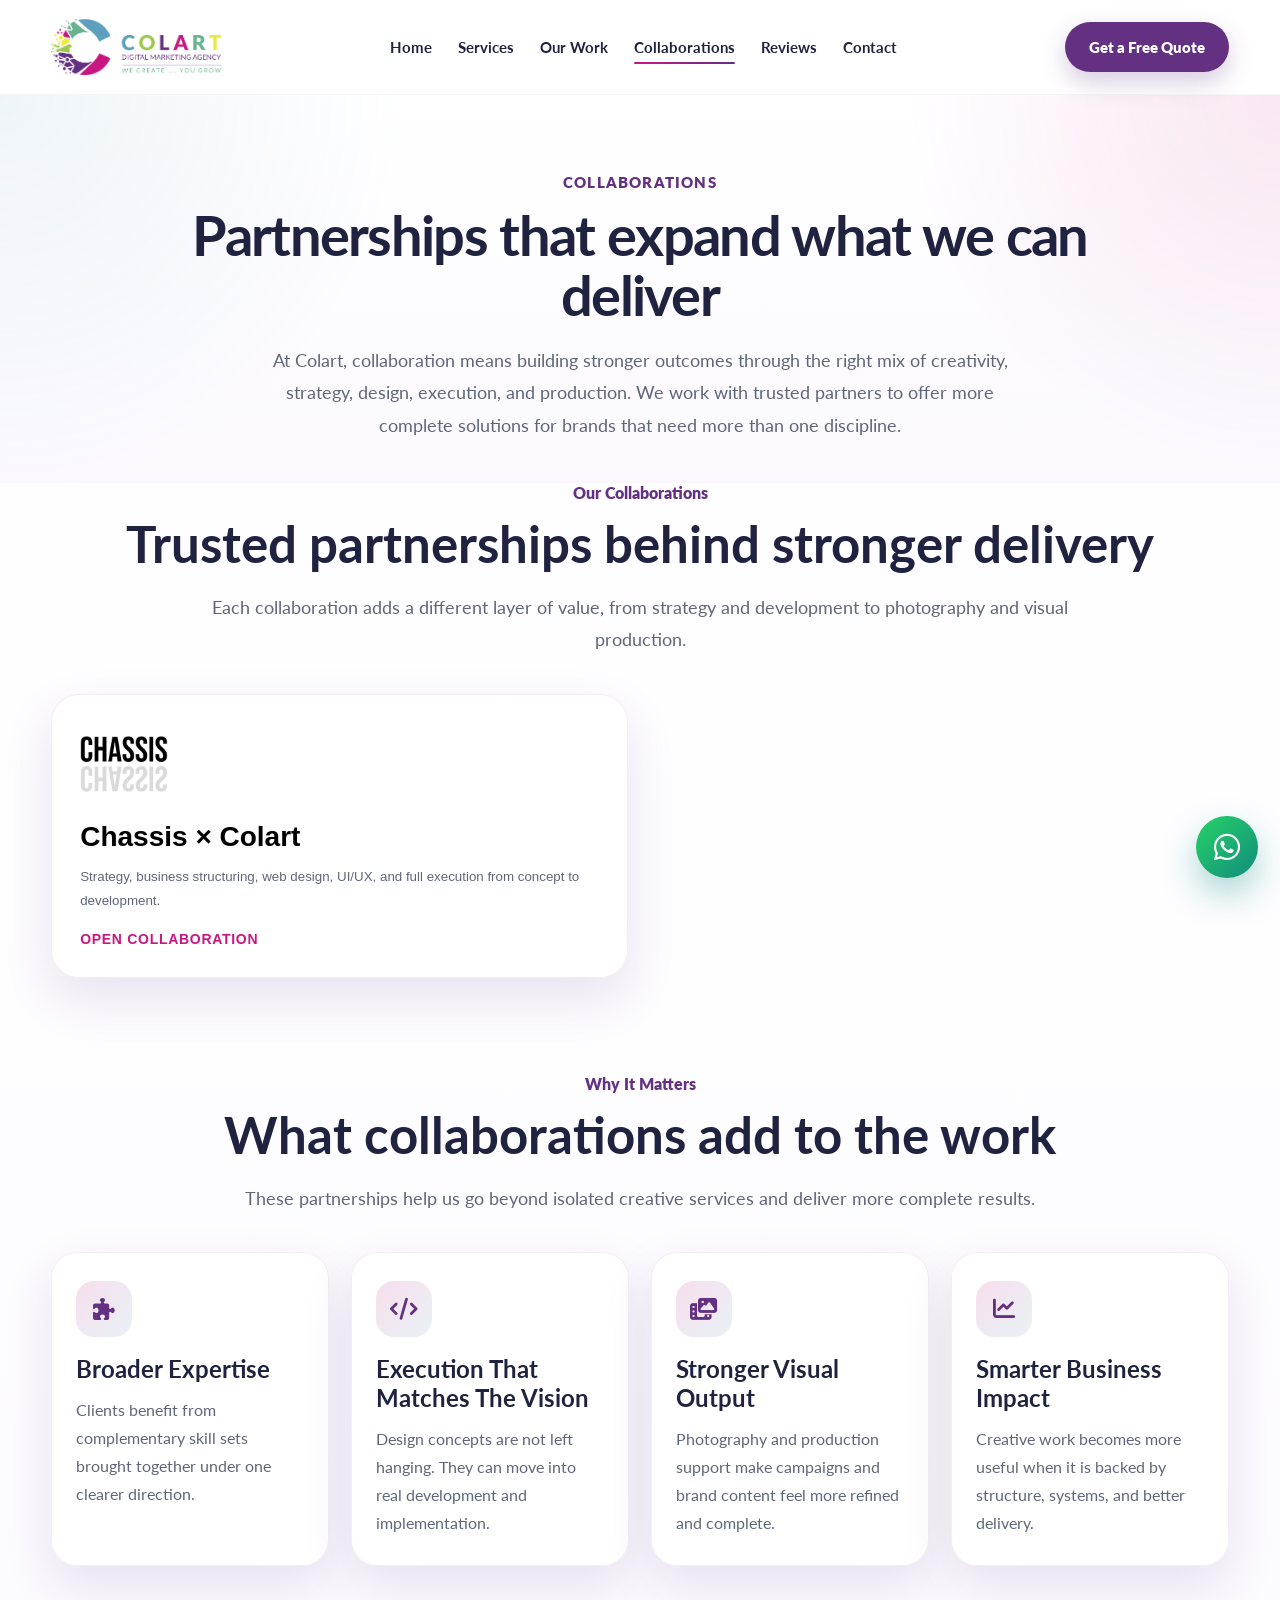
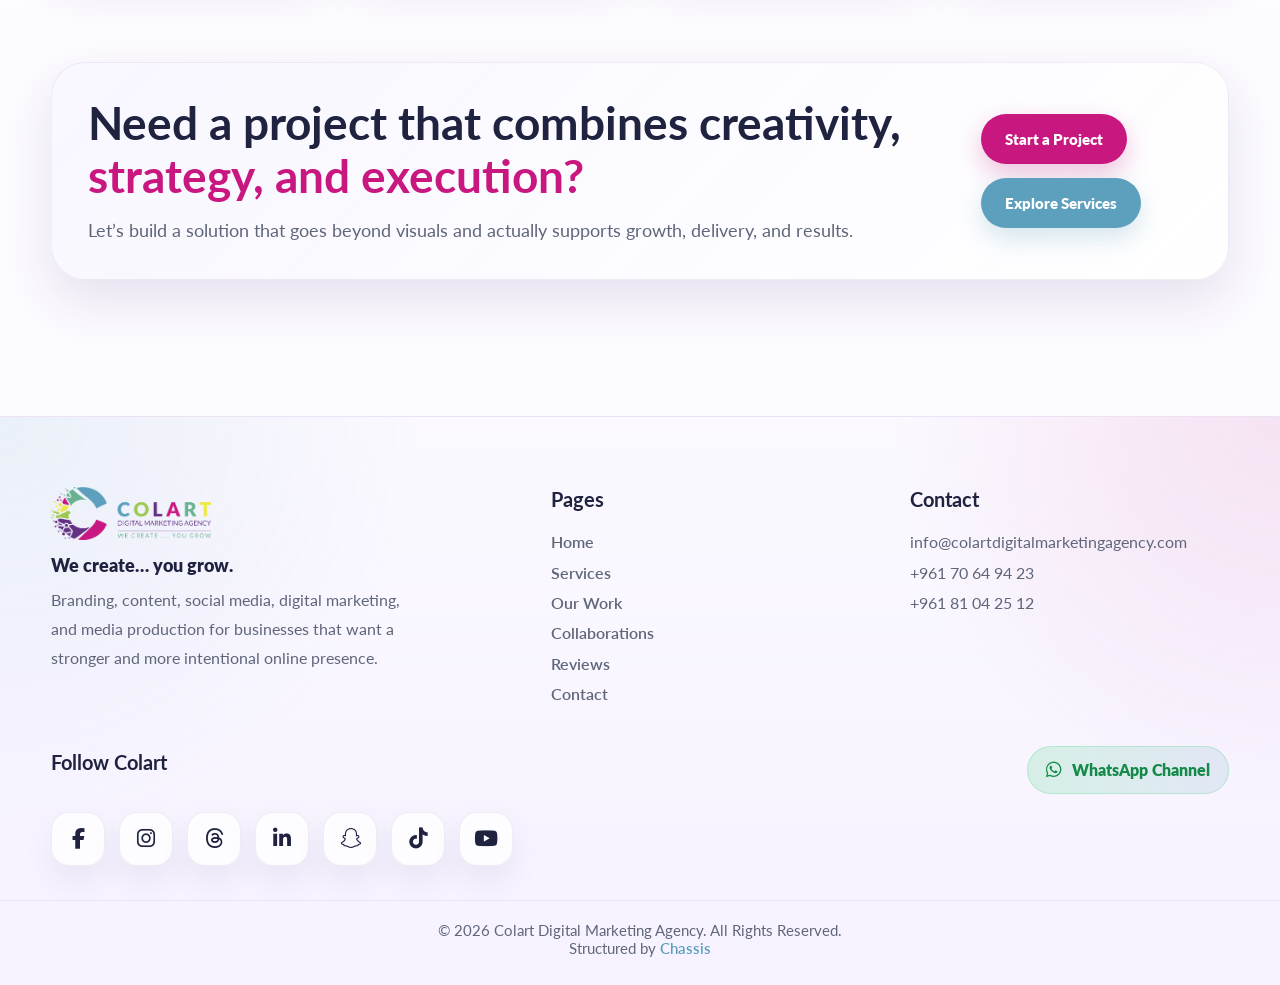
<file: collaborations.html>
<!DOCTYPE html>
<html lang="en">
<head>
  <meta charset="UTF-8" />
  <meta name="viewport" content="width=device-width, initial-scale=1.0" />

  <title>Creative Collaborations | Colart Digital Marketing Agency Lebanon</title>
  <meta
    name="description"
    content="Discover Colart’s creative collaborations in Lebanon across strategy, branding, web design, UI/UX, development, photography, videography, and media production."
  />
  <meta
    name="keywords"
    content="Colart collaborations, creative collaborations Lebanon, branding Lebanon, web design Lebanon, UI UX design Lebanon, web development Lebanon, photography Lebanon, videography Lebanon, media production Lebanon"
  />
  <meta name="author" content="Colart Digital Marketing Agency" />
  <meta name="robots" content="index, follow, max-image-preview:large" />
  <meta name="googlebot" content="index, follow, max-image-preview:large" />
  <meta name="theme-color" content="#633082" />
  <meta name="format-detection" content="telephone=no" />

  <link rel="canonical" href="https://colartdigitalmarketingagency.com/collaborations.html" />

  <link rel="icon" href="/favicon.ico" sizes="any" />
  <link rel="shortcut icon" href="/favicon.ico" />
  <link rel="apple-touch-icon" href="/favicon.ico" />

  <meta property="og:type" content="website" />
  <meta property="og:title" content="Creative Collaborations | Colart Digital Marketing Agency Lebanon" />
  <meta
    property="og:description"
    content="Explore Colart’s collaborations across branding, strategy, web design, development, photography, videography, and media production in Lebanon."
  />
  <meta property="og:url" content="https://colartdigitalmarketingagency.com/collaborations.html" />
  <meta property="og:site_name" content="Colart Digital Marketing Agency" />
  <meta property="og:image" content="https://colartdigitalmarketingagency.com/assets/logo/colart-logo-main.webp" />
  <meta property="og:image:alt" content="Colart Digital Marketing Agency logo" />
  <meta property="og:locale" content="en_US" />

  <meta name="twitter:card" content="summary_large_image" />
  <meta name="twitter:title" content="Creative Collaborations | Colart Digital Marketing Agency Lebanon" />
  <meta
    name="twitter:description"
    content="Explore Colart’s collaborations across branding, strategy, web design, development, photography, videography, and media production in Lebanon."
  />
  <meta name="twitter:image" content="https://colartdigitalmarketingagency.com/assets/logo/colart-logo-main.webp" />

  <link rel="preconnect" href="https://fonts.googleapis.com" />
  <link rel="preconnect" href="https://fonts.gstatic.com" crossorigin />
  <link
    href="https://fonts.googleapis.com/css2?family=Lato:wght@300;400;700;900&display=swap"
    rel="stylesheet"
  />
  <link rel="stylesheet" href="style.css" />
  <link rel="stylesheet" href="https://cdnjs.cloudflare.com/ajax/libs/font-awesome/6.5.0/css/all.min.css" />

  <script type="application/ld+json">
  {
    "@context": "https://schema.org",
    "@type": "WebPage",
    "name": "Creative Collaborations | Colart Digital Marketing Agency Lebanon",
    "url": "https://colartdigitalmarketingagency.com/collaborations.html",
    "description": "Discover Colart’s creative collaborations in Lebanon across strategy, branding, web design, UI/UX, development, photography, videography, and media production.",
    "publisher": {
      "@type": "Organization",
      "name": "Colart Digital Marketing Agency",
      "url": "https://colartdigitalmarketingagency.com/",
      "logo": {
        "@type": "ImageObject",
        "url": "https://colartdigitalmarketingagency.com/assets/logo/colart-logo-main.webp"
      }
    }
  }
  </script>
</head>
<body>
  <header class="site-header">
    <div class="container header-wrap">
      <a href="index.html" class="logo-link" aria-label="Colart home">
        <img
          src="assets/logo/colart-logo-main.webp"
          alt="Colart logo"
          class="site-logo"
        />
      </a>

      <nav class="main-nav" aria-label="Main navigation">
        <a href="index.html">Home</a>
        <a href="services.html">Services</a>
        <a href="work.html">Our Work</a>
        <a href="collaborations.html" class="active">Collaborations</a>
        <a href="reviews.html">Reviews</a>
        <a href="contact.html">Contact</a>
      </nav>

      <a href="contact.html" class="btn btn-header header-cta">Get a Free Quote</a>

      <button class="menu-toggle" type="button" aria-label="Open menu">
        <span></span>
        <span></span>
        <span></span>
      </button>
    </div>
  </header>

  <main>
    <section class="inner-page-hero">
      <div class="container">
        <div class="inner-page-hero-content">
          <p class="inner-page-kicker">Collaborations</p>
          <h1>Partnerships that expand what we can deliver</h1>
          <p class="inner-page-text">
            At Colart, collaboration means building stronger outcomes through the right mix of
            creativity, strategy, design, execution, and production. We work with trusted partners
            to offer more complete solutions for brands that need more than one discipline.
          </p>
        </div>
      </div>
    </section>

    <section class="collaborations-section">
      <div class="container">
        <div class="section-intro">
          <p class="section-kicker">Our Collaborations</p>
          <h2>Trusted partnerships behind stronger delivery</h2>
          <p class="section-description narrow">
            Each collaboration adds a different layer of value, from strategy and development
            to photography and visual production.
          </p>
        </div>

        <div class="collab-grid">
          <button class="collab-card" type="button" data-collab-open="chassis" aria-label="Open Chassis collaboration details">
            <div class="collab-card-logo-wrap">
              <img src="assets/branding/chassis.png" alt="Chassis logo" class="collab-card-logo" />
            </div>
            <h3>Chassis × Colart</h3>
            <p>
              Strategy, business structuring, web design, UI/UX, and full execution from concept to development.
            </p>
            <span class="collab-card-link">Open Collaboration</span>
          </button>
    </section>

    <section class="work-summary-section collaboration-benefits-section">
      <div class="container">
        <div class="section-intro">
          <p class="section-kicker">Why It Matters</p>
          <h2>What collaborations add to the work</h2>
          <p class="section-description narrow">
            These partnerships help us go beyond isolated creative services and deliver more complete results.
          </p>
        </div>

        <div class="work-summary-grid">
          <article class="work-summary-card">
            <div class="work-summary-icon"><i class="fa-solid fa-puzzle-piece"></i></div>
            <h3>Broader Expertise</h3>
            <p>Clients benefit from complementary skill sets brought together under one clearer direction.</p>
          </article>

          <article class="work-summary-card">
            <div class="work-summary-icon"><i class="fa-solid fa-code"></i></div>
            <h3>Execution That Matches The Vision</h3>
            <p>Design concepts are not left hanging. They can move into real development and implementation.</p>
          </article>

          <article class="work-summary-card">
            <div class="work-summary-icon"><i class="fa-solid fa-photo-film"></i></div>
            <h3>Stronger Visual Output</h3>
            <p>Photography and production support make campaigns and brand content feel more refined and complete.</p>
          </article>

          <article class="work-summary-card">
            <div class="work-summary-icon"><i class="fa-solid fa-chart-line"></i></div>
            <h3>Smarter Business Impact</h3>
            <p>Creative work becomes more useful when it is backed by structure, systems, and better delivery.</p>
          </article>
        </div>
      </div>
    </section>

    <section class="cta-section">
      <div class="container cta-box">
        <div class="cta-text">
          <h2>
            Need a project that combines creativity,
            <span>strategy, and execution?</span>
          </h2>
          <p>
            Let’s build a solution that goes beyond visuals and actually supports growth, delivery, and results.
          </p>
        </div>

        <div class="cta-actions">
          <a href="contact.html" class="btn btn-primary">Start a Project</a>
          <a href="services.html" class="btn btn-secondary">Explore Services</a>
        </div>
      </div>
    </section>
  </main>

  <footer class="site-footer">
    <div class="container footer-top">
      <div class="footer-brand">
        <img
          src="assets/logo/colart-logo-main.webp"
          alt="Colart logo"
          class="footer-logo"
        />
        <p class="footer-tagline">We create… you grow.</p>
        <p class="footer-blurb">
          Branding, content, social media, digital marketing, and media production
          for businesses that want a stronger and more intentional online presence.
        </p>
      </div>

      <div class="footer-links">
        <h4>Pages</h4>
        <a href="index.html">Home</a>
        <a href="services.html">Services</a>
        <a href="work.html">Our Work</a>
        <a href="collaborations.html">Collaborations</a>
        <a href="reviews.html">Reviews</a>
        <a href="contact.html">Contact</a>
      </div>

      <div class="footer-contact">
        <h4>Contact</h4>
        <p>info@colartdigitalmarketingagency.com</p>
        <p>+961 70 64 94 23</p>
        <p>+961 81 04 25 12</p>
      </div>
    </div>

    <div class="container footer-social-wrap">
      <div class="footer-social-head">
        <h4>Follow Colart</h4>
        <a
          href="https://whatsapp.com/channel/0029VbBE25m7j6g4kQvefg2K"
          target="_blank"
          rel="noopener noreferrer"
          class="channel-pill"
        >
          <i class="fa-brands fa-whatsapp"></i>
          <span>WhatsApp Channel</span>
        </a>
      </div>

      <div class="social-row">
        <a
          href="https://www.facebook.com/colartdigitalmarketingagency"
          target="_blank"
          rel="noopener noreferrer"
          aria-label="Facebook"
          class="social-card"
        >
          <i class="fa-brands fa-facebook-f"></i>
        </a>

        <a
          href="https://www.instagram.com/colartdigitalmarketingagency"
          target="_blank"
          rel="noopener noreferrer"
          aria-label="Instagram"
          class="social-card"
        >
          <i class="fa-brands fa-instagram"></i>
        </a>

        <a
          href="https://www.threads.net/@colartdigitalmarketingagency"
          target="_blank"
          rel="noopener noreferrer"
          aria-label="Threads"
          class="social-card"
        >
          <i class="fa-brands fa-threads"></i>
        </a>

        <a href="https://www.linkedin.com/company/colartdigitalmarketingagency/"
   target="_blank"
   rel="noopener noreferrer"
   aria-label="LinkedIn"
   class="social-card">
  <i class="fa-brands fa-linkedin-in"></i>
</a>

        <a
          href="https://www.snapchat.com/add/colartdigitalmarketingagency"
          target="_blank"
          rel="noopener noreferrer"
          aria-label="Snapchat"
          class="social-card"
        >
          <i class="fa-brands fa-snapchat"></i>
        </a>

        <a
          href="https://www.tiktok.com/@colartdigitalmarketingagency"
          target="_blank"
          rel="noopener noreferrer"
          aria-label="TikTok"
          class="social-card"
        >
          <i class="fa-brands fa-tiktok"></i>
        </a>

        <a
          href="https://www.youtube.com/@colartdigitalmarketingagency"
          target="_blank"
          rel="noopener noreferrer"
          aria-label="YouTube"
          class="social-card"
        >
          <i class="fa-brands fa-youtube"></i>
        </a>
      </div>
    </div>

    <div class="footer-bottom">
      <div class="container">
        <p>© 2026 Colart Digital Marketing Agency. All Rights Reserved.<br>
           Structured by <a href="https://www.chassislb.com" target="_blank" rel="noopener noreferrer">Chassis</a></p>
      </div>
    </div>
  </footer>

  <a
    href="https://wa.me/96170649423"
    target="_blank"
    rel="noopener noreferrer"
    class="floating-whatsapp"
    aria-label="Chat with Colart on WhatsApp"
  >
    <i class="fa-brands fa-whatsapp"></i>
  </a>

  <div class="collab-modal" id="collabModal" aria-hidden="true">
    <div class="collab-modal-overlay" data-collab-close></div>

    <div class="collab-modal-dialog" role="dialog" aria-modal="true" aria-label="Collaboration details">
      <button class="collab-modal-close" type="button" data-collab-close aria-label="Close collaboration popup">
        <i class="fa-solid fa-xmark"></i>
      </button>

      <div class="collab-modal-content" id="collabModalContent"></div>
    </div>
  </div>

  <script src="main.js"></script>
  
</body>
</html>
</file>
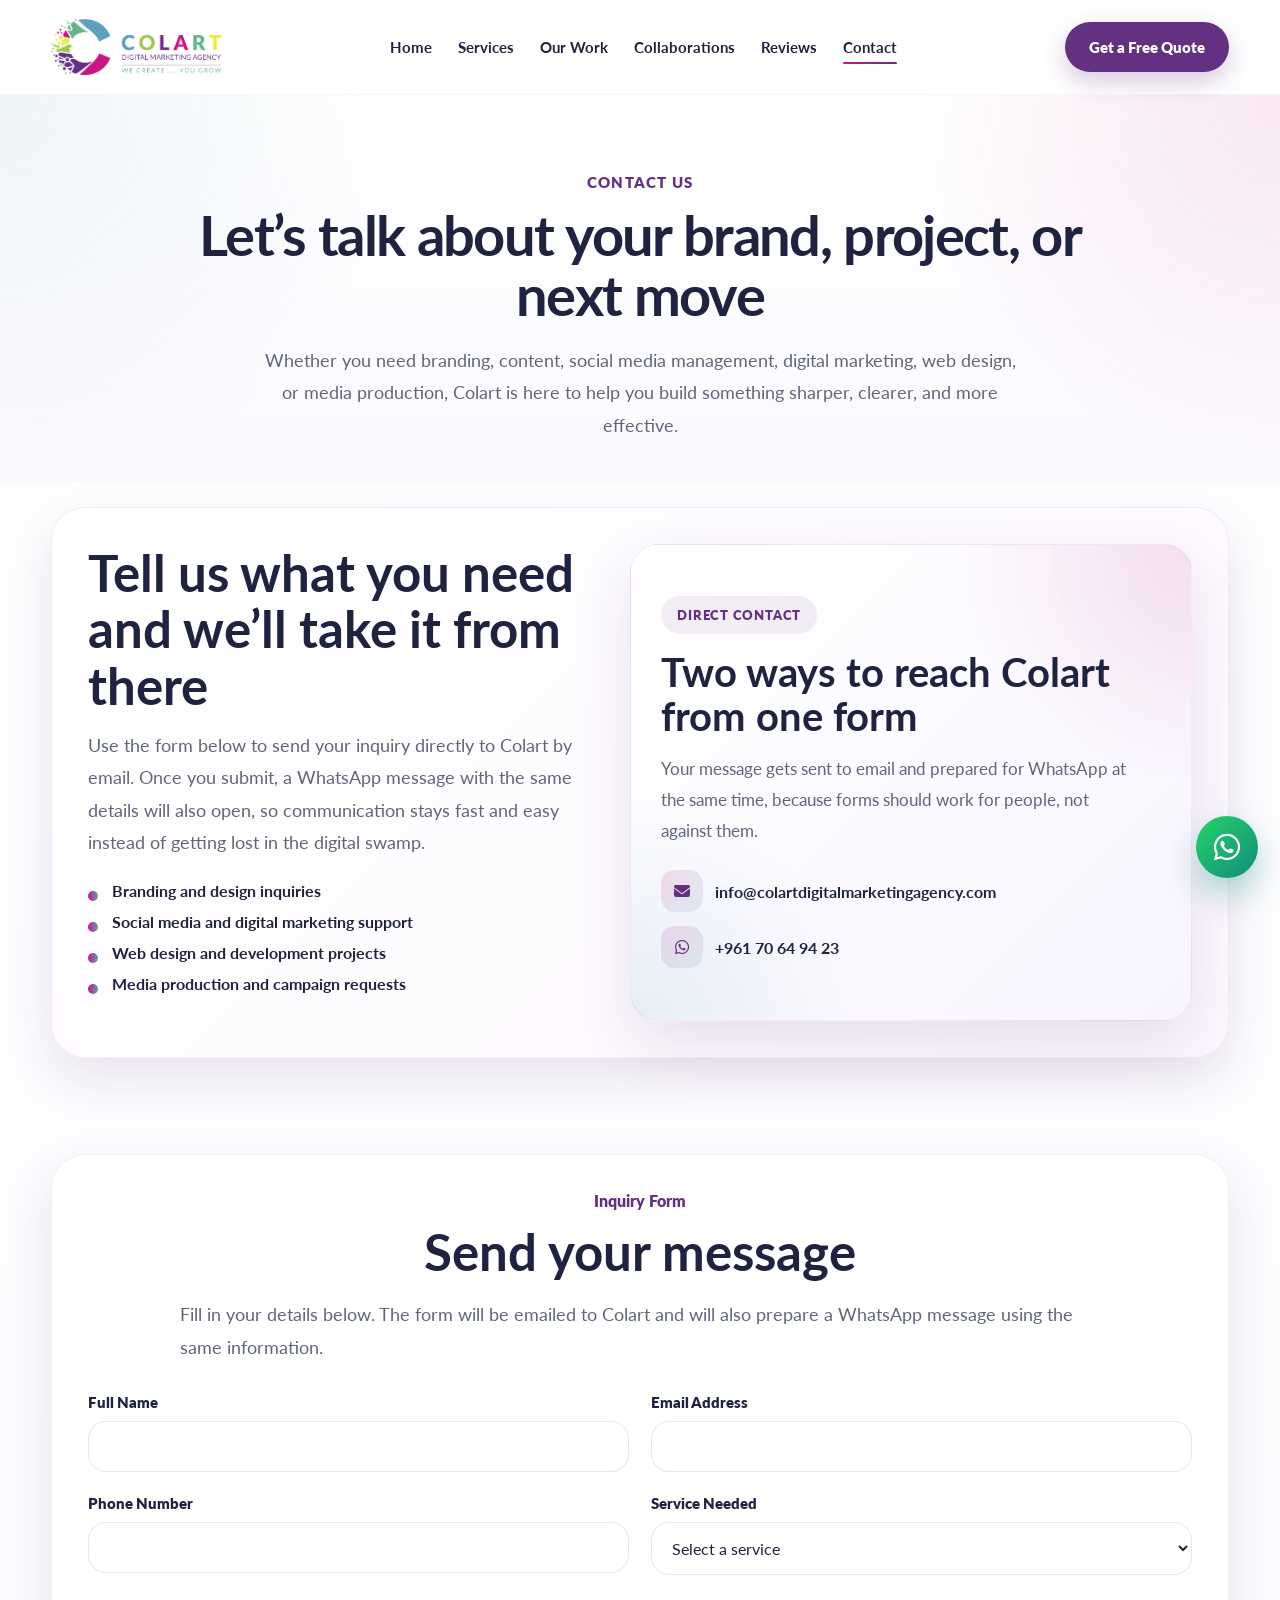
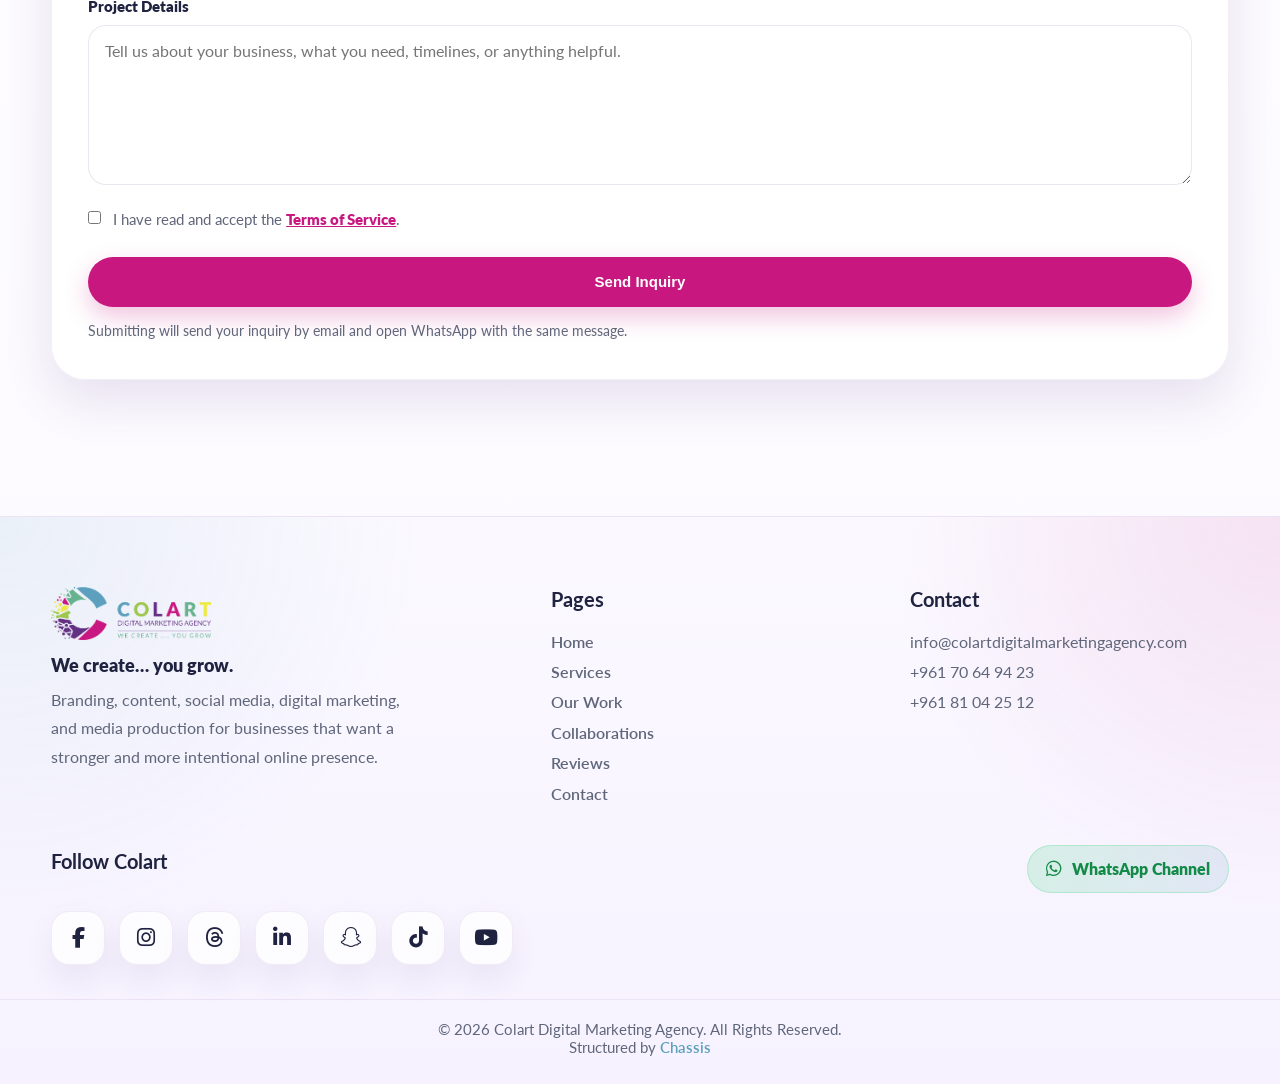
<file: contact.html>
<!DOCTYPE html>
<html lang="en">
<head>
  <meta charset="UTF-8" />
  <meta name="viewport" content="width=device-width, initial-scale=1.0" />

  <title>Contact Colart | Digital Marketing Agency in Lebanon</title>
  <meta
    name="description"
    content="Contact Colart Digital Marketing Agency in Lebanon for branding, social media management, digital marketing, web design, content creation, and media production services."
  />
  <meta
    name="keywords"
    content="contact Colart, Colart Lebanon, digital marketing agency Lebanon, branding agency Lebanon, social media management Lebanon, web design Lebanon, media production Lebanon, contact digital agency Lebanon"
  />
  <meta name="author" content="Colart Digital Marketing Agency" />
  <meta name="robots" content="index, follow, max-image-preview:large" />
  <meta name="googlebot" content="index, follow, max-image-preview:large" />
  <meta name="theme-color" content="#633082" />
  <meta name="format-detection" content="telephone=no" />

  <link rel="canonical" href="https://colartdigitalmarketingagency.com/contact.html" />

  <link rel="icon" href="/favicon.ico" sizes="any" />
  <link rel="shortcut icon" href="/favicon.ico" />
  <link rel="apple-touch-icon" href="/favicon.ico" />

  <meta property="og:type" content="website" />
  <meta property="og:title" content="Contact Colart | Digital Marketing Agency in Lebanon" />
  <meta
    property="og:description"
    content="Get in touch with Colart Digital Marketing Agency in Lebanon for branding, content creation, digital marketing, web design, and media production."
  />
  <meta property="og:url" content="https://colartdigitalmarketingagency.com/contact.html" />
  <meta property="og:site_name" content="Colart Digital Marketing Agency" />
  <meta property="og:image" content="https://colartdigitalmarketingagency.com/assets/logo/colart-logo-main.webp" />
  <meta property="og:image:alt" content="Colart Digital Marketing Agency logo" />
  <meta property="og:locale" content="en_US" />

  <meta name="twitter:card" content="summary_large_image" />
  <meta name="twitter:title" content="Contact Colart | Digital Marketing Agency in Lebanon" />
  <meta
    name="twitter:description"
    content="Get in touch with Colart Digital Marketing Agency in Lebanon for branding, content creation, digital marketing, web design, and media production."
  />
  <meta name="twitter:image" content="https://colartdigitalmarketingagency.com/assets/logo/colart-logo-main.webp" />

  <link rel="preconnect" href="https://fonts.googleapis.com" />
  <link rel="preconnect" href="https://fonts.gstatic.com" crossorigin />
  <link
    href="https://fonts.googleapis.com/css2?family=Lato:wght@300;400;700;900&display=swap"
    rel="stylesheet"
  />
  <link rel="stylesheet" href="style.css" />
  <link rel="stylesheet" href="https://cdnjs.cloudflare.com/ajax/libs/font-awesome/6.5.0/css/all.min.css" />

  <script type="application/ld+json">
  {
    "@context": "https://schema.org",
    "@type": "ContactPage",
    "name": "Contact Colart | Digital Marketing Agency in Lebanon",
    "url": "https://colartdigitalmarketingagency.com/contact.html",
    "description": "Contact Colart Digital Marketing Agency in Lebanon for branding, social media management, digital marketing, web design, content creation, and media production services.",
    "publisher": {
      "@type": "Organization",
      "name": "Colart Digital Marketing Agency",
      "url": "https://colartdigitalmarketingagency.com/",
      "logo": {
        "@type": "ImageObject",
        "url": "https://colartdigitalmarketingagency.com/assets/logo/colart-logo-main.webp"
      }
    }
  }
  </script>
</head>
<body>
  <header class="site-header">
    <div class="container header-wrap">
      <a href="index.html" class="logo-link" aria-label="Colart home">
        <img
          src="assets/logo/colart-logo-main.webp"
          alt="Colart logo"
          class="site-logo"
        />
      </a>

      <nav class="main-nav" aria-label="Main navigation">
        <a href="index.html">Home</a>
        <a href="services.html">Services</a>
        <a href="work.html">Our Work</a>
        <a href="collaborations.html">Collaborations</a>
        <a href="reviews.html">Reviews</a>
        <a href="contact.html" class="active">Contact</a>
      </nav>

      <a href="contact.html" class="btn btn-header header-cta">Get a Free Quote</a>

      <button class="menu-toggle" type="button" aria-label="Open menu">
        <span></span>
        <span></span>
        <span></span>
      </button>
    </div>
  </header>

  <main>
    <section class="inner-page-hero">
      <div class="container">
        <div class="inner-page-hero-content">
          <p class="inner-page-kicker">Contact Us</p>
          <h1>Let’s talk about your brand, project, or next move</h1>
          <p class="inner-page-text">
            Whether you need branding, content, social media management, digital marketing,
            web design, or media production, Colart is here to help you build something sharper,
            clearer, and more effective.
          </p>
        </div>
      </div>
    </section>

    <section class="portfolio-highlight contact-intro-section">
      <div class="container">
        <div class="portfolio-grid">
          <div class="portfolio-copy">
            <h2>Tell us what you need and we’ll take it from there</h2>
            <p>
              Use the form below to send your inquiry directly to Colart by email.
              Once you submit, a WhatsApp message with the same details will also open,
              so communication stays fast and easy instead of getting lost in the digital swamp.
            </p>
            <ul class="portfolio-list">
              <li>Branding and design inquiries</li>
              <li>Social media and digital marketing support</li>
              <li>Web design and development projects</li>
              <li>Media production and campaign requests</li>
            </ul>
          </div>

          <div class="portfolio-image-card contact-feature-card">
            <div class="contact-feature-box">
              <div class="contact-feature-badge">Direct Contact</div>
              <h3>Two ways to reach Colart from one form</h3>
              <p>
                Your message gets sent to email and prepared for WhatsApp at the same time,
                because forms should work for people, not against them.
              </p>

              <div class="contact-direct-list">
                <div class="contact-direct-item">
                  <i class="fa-solid fa-envelope"></i>
                  <span>info@colartdigitalmarketingagency.com</span>
                </div>
                <div class="contact-direct-item">
                  <i class="fa-brands fa-whatsapp"></i>
                  <span>+961 70 64 94 23</span>
                </div>
              </div>
            </div>
          </div>
        </div>
      </div>
    </section>

    <section class="contact-form-section">
      <div class="container">
        <div class="contact-form-wrap">
          <div class="section-intro left-text">
            <p class="section-kicker">Inquiry Form</p>
            <h2>Send your message</h2>
            <p class="section-description left-align">
              Fill in your details below. The form will be emailed to Colart and will also prepare a WhatsApp message using the same information.
            </p>
          </div>

          <form
            id="contactForm"
            class="contact-form"
            action="https://formsubmit.co/elhindysamuel@gmail.com"
            method="POST"
            target="hidden_iframe"
          >
            <input type="hidden" name="_subject" value="New Contact Form Submission - Colart Website" />
            <input type="hidden" name="_captcha" value="false" />
            <input type="hidden" name="_template" value="table" />

            <div class="contact-form-grid">
              <div class="form-group">
                <label for="fullName">Full Name</label>
                <input type="text" id="fullName" name="Full Name" required />
              </div>

              <div class="form-group">
                <label for="emailAddress">Email Address</label>
                <input type="email" id="emailAddress" name="Email Address" required />
              </div>

              <div class="form-group">
                <label for="phoneNumber">Phone Number</label>
                <input type="tel" id="phoneNumber" name="Phone Number" required />
              </div>

              <div class="form-group">
                <label for="serviceNeeded">Service Needed</label>
                <select id="serviceNeeded" name="Service Needed" required>
                  <option value="" selected disabled>Select a service</option>
                  <option value="Brand Identity">Brand Identity</option>
                  <option value="Social Media Management">Social Media Management</option>
                  <option value="Digital Marketing">Digital Marketing</option>
                  <option value="Media Production">Media Production</option>
                  <option value="Web Design / UI UX">Web Design / UI UX</option>
                  <option value="Development">Development</option>
                  <option value="Other">Other</option>
                </select>
              </div>

              <div class="form-group form-group-full">
                <label for="projectDetails">Project Details</label>
                <textarea
                  id="projectDetails"
                  name="Project Details"
                  rows="6"
                  placeholder="Tell us about your business, what you need, timelines, or anything helpful."
                  required
                ></textarea>
              </div>
            </div>

            <div class="contact-terms-row">
              <label class="terms-check">
                <input type="checkbox" id="acceptTerms" name="Accepted Terms" value="Yes" required />
                <span>
                  I have read and accept the
                  <button type="button" class="terms-link-button" data-terms-open>Terms of Service</button>.
                </span>
              </label>
            </div>

            <div class="contact-submit-row">
              <button type="submit" class="btn btn-primary">Send Inquiry</button>
              <p class="contact-submit-note">
                Submitting will send your inquiry by email and open WhatsApp with the same message.
              </p>
            </div>
          </form>

          <iframe name="hidden_iframe" class="hidden-iframe" title="Hidden form target"></iframe>
        </div>
      </div>
    </section>
  </main>

  <footer class="site-footer">
    <div class="container footer-top">
      <div class="footer-brand">
        <img
          src="assets/logo/colart-logo-main.webp"
          alt="Colart logo"
          class="footer-logo"
        />
        <p class="footer-tagline">We create… you grow.</p>
        <p class="footer-blurb">
          Branding, content, social media, digital marketing, and media production
          for businesses that want a stronger and more intentional online presence.
        </p>
      </div>

      <div class="footer-links">
        <h4>Pages</h4>
        <a href="index.html">Home</a>
        <a href="services.html">Services</a>
        <a href="work.html">Our Work</a>
        <a href="collaborations.html">Collaborations</a>
        <a href="reviews.html">Reviews</a>
        <a href="contact.html">Contact</a>
      </div>

      <div class="footer-contact">
        <h4>Contact</h4>
        <p>info@colartdigitalmarketingagency.com</p>
        <p>+961 70 64 94 23</p>
        <p>+961 81 04 25 12</p>
      </div>
    </div>

    <div class="container footer-social-wrap">
      <div class="footer-social-head">
        <h4>Follow Colart</h4>
        <a
          href="https://whatsapp.com/channel/0029VbBE25m7j6g4kQvefg2K"
          target="_blank"
          rel="noopener noreferrer"
          class="channel-pill"
        >
          <i class="fa-brands fa-whatsapp"></i>
          <span>WhatsApp Channel</span>
        </a>
      </div>

      <div class="social-row">
        <a href="https://www.facebook.com/colartdigitalmarketingagency" target="_blank" rel="noopener noreferrer" aria-label="Facebook" class="social-card"><i class="fa-brands fa-facebook-f"></i></a>
        <a href="https://www.instagram.com/colartdigitalmarketingagency" target="_blank" rel="noopener noreferrer" aria-label="Instagram" class="social-card"><i class="fa-brands fa-instagram"></i></a>
        <a href="https://www.threads.net/@colartdigitalmarketingagency" target="_blank" rel="noopener noreferrer" aria-label="Threads" class="social-card"><i class="fa-brands fa-threads"></i></a>
        <a href="https://www.linkedin.com/company/colartdigitalmarketingagency/"
   target="_blank"
   rel="noopener noreferrer"
   aria-label="LinkedIn"
   class="social-card">
  <i class="fa-brands fa-linkedin-in"></i>
</a>
        <a href="https://www.snapchat.com/add/colartdigitalmarketingagency" target="_blank" rel="noopener noreferrer" aria-label="Snapchat" class="social-card"><i class="fa-brands fa-snapchat"></i></a>
        <a href="https://www.tiktok.com/@colartdigitalmarketingagency" target="_blank" rel="noopener noreferrer" aria-label="TikTok" class="social-card"><i class="fa-brands fa-tiktok"></i></a>
        <a href="https://www.youtube.com/@colartdigitalmarketingagency" target="_blank" rel="noopener noreferrer" aria-label="YouTube" class="social-card"><i class="fa-brands fa-youtube"></i></a>
      </div>
    </div>

    <div class="footer-bottom">
      <div class="container">
        <p>© 2026 Colart Digital Marketing Agency. All Rights Reserved.<br>
           Structured by <a href="https://www.chassislb.com" target="_blank" rel="noopener noreferrer">Chassis</a></p>
      </div>
    </div>
  </footer>

  <a
    href="https://wa.me/96170649423"
    target="_blank"
    rel="noopener noreferrer"
    class="floating-whatsapp"
    aria-label="Chat with Colart on WhatsApp"
  >
    <i class="fa-brands fa-whatsapp"></i>
  </a>

  <div class="terms-modal" id="termsModal" aria-hidden="true">
    <div class="terms-modal-overlay" data-terms-close></div>

    <div class="terms-modal-dialog" role="dialog" aria-modal="true" aria-label="Terms of Service">
      <button class="terms-modal-close" type="button" data-terms-close aria-label="Close terms popup">
        <i class="fa-solid fa-xmark"></i>
      </button>

      <div class="terms-modal-content">
        <div class="terms-modal-head">
          <p class="terms-modal-kicker">Terms of Service</p>
          <h2>Colart Digital Marketing Agency Terms and Conditions</h2>
          <p>
            These terms include service scope, client responsibilities, payment terms, intellectual property, revisions, confidentiality, termination, governing law, amendments, and acceptance.
          </p>
        </div>

        <div class="terms-modal-body">

  <h3>1. Scope of Services</h3>
  <p>1.1. Colart Digital Marketing Agency agrees to provide services including, but not limited to:</p>
  <p>Branding &amp; Graphic Design<br>
  Web &amp; UI/UX Design<br>
  Social Media Content Creation &amp; Management<br>
  Digital Marketing &amp; Advertising Campaigns<br>
  Media Production (Photography, Videography, Reels, Motion Graphics)<br>
  Business &amp; Creative Consulting</p>
  <p>1.2. All services are provided as outlined in the signed proposal or agreement. Additional services not specified may incur extra fees and require a separate agreement.</p>

  <h3>2. Client Responsibilities</h3>
  <p>2.1. The Client must provide all necessary materials, content, brand assets, feedback, and approvals in a timely manner.</p>
  <p>2.2. The Client is responsible for securing rights or permissions for any third-party materials provided.</p>
  <p>2.3. For ongoing social-media management or campaign execution, the Client agrees to the posting schedule and to cooperate with content submission, review, and approvals.</p>

  <h3>3. Payment Terms</h3>
  <p>3.1. Unless otherwise agreed, Colart Digital Marketing Agency requires a 50% deposit before work begins, with the balance due upon completion or according to agreed milestones.</p>
  <p>3.2. Payments are non-refundable unless explicitly agreed in writing.</p>
  <p>3.3. Late payments may incur a 25% penalty per calendar month on the outstanding balance.</p>
  <p>3.4. Payment methods may include bank transfer or Whish Money, as agreed.</p>

  <h3>4. Intellectual Property Rights</h3>
  <p>4.1. Colart Digital Marketing Agency retains ownership of templates, design systems, drafts, and assets created during the service.</p>
  <p>4.2. The Client receives a non-exclusive, non-transferable license to use final approved designs for the agreed purposes upon full payment.</p>
  <p>4.3. Reuse, resale, modification, or use beyond the agreed scope requires prior written approval and may incur additional fees.</p>
  <p>4.4. Colart retains the right to feature completed work in its portfolio and marketing materials unless the Client requests otherwise in writing.</p>
  <p>4.5. Concepts, drafts, unused alternatives, or design explorations remain Colart’s property unless otherwise agreed in writing.</p>

  <h3>5. Revisions and Approvals</h3>
  <p>5.1. Each project includes up to 10 rounds of revisions unless otherwise agreed.</p>
  <p>5.2. The Client must review and approve deliverables within the agreed timeframe. Delays may affect delivery dates and incur additional charges.</p>
  <p>5.3. Once final approval is given in writing, further changes are outside the approved revision rounds and may require additional fees.</p>

  <h3>6. Confidentiality</h3>
  <p>6.1. Colart Digital Marketing Agency agrees to keep Client-provided materials and project details confidential, except where required by law.</p>
  <p>6.2. The Client agrees not to disclose Colart’s proprietary processes, pricing, internal tools, or trade secrets without written consent.</p>

  <h3>7. Termination</h3>
  <p>7.1. Either party may terminate the agreement with written notice if the other party materially breaches these Terms and fails to remedy the breach within 14 calendar days.</p>
  <p>7.2. If the Client terminates for reasons other than Colart’s breach, the Client remains liable for work completed up to termination.</p>
  <p>7.3. If Colart terminates for reasons other than Client breach, Colart refunds any unearned portion of prepaid fees minus reasonable costs incurred.</p>

  <h3>8. Governing Law</h3>
  <p>8.1. These Terms are governed by the laws of the Republic of Lebanon.</p>
  <p>8.2. Disputes are submitted to the competent courts of Tripoli, Lebanon, unless otherwise agreed in writing.</p>

  <h3>9. Amendments</h3>
  <p>9.1. Colart Digital Marketing Agency reserves the right to amend these Terms at any time and will notify clients of significant changes.</p>
  <p>9.2. Continued use of services after notification constitutes acceptance of the amended Terms.</p>

  <h3>10. Acceptance of Terms</h3>
  <p>10.1. By engaging Colart Digital Marketing Agency’s services, the Client acknowledges that they have read, understood, and accepted these Terms and Conditions.</p>
  <p>10.2. For questions or clarifications, contact:<br>
  Email: info@colartdigitalmarketingagency.com<br>
  Phone: +961 70 64 94 23 / +961 81 04 25 12</p>
</div>
</div>
</div>
</div>

  <script src="main.js"></script>
</body>
</html>
</file>
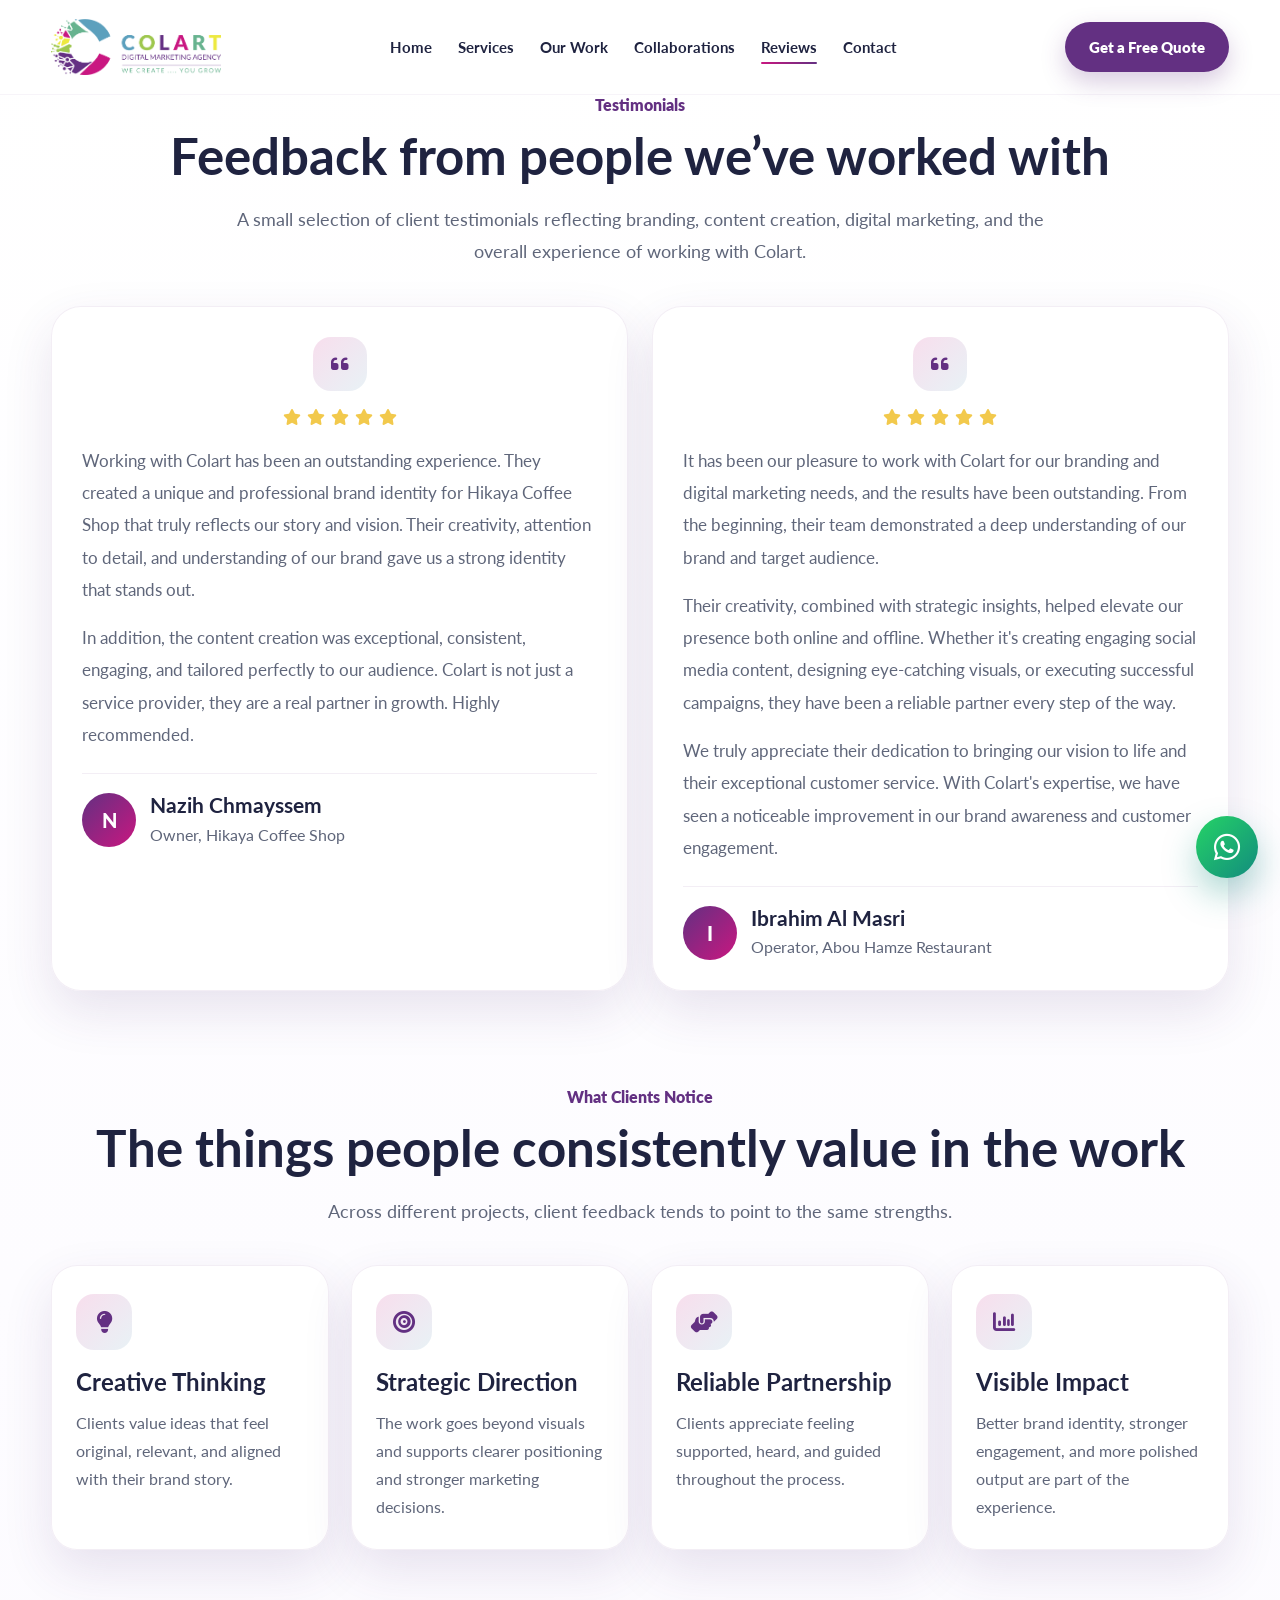
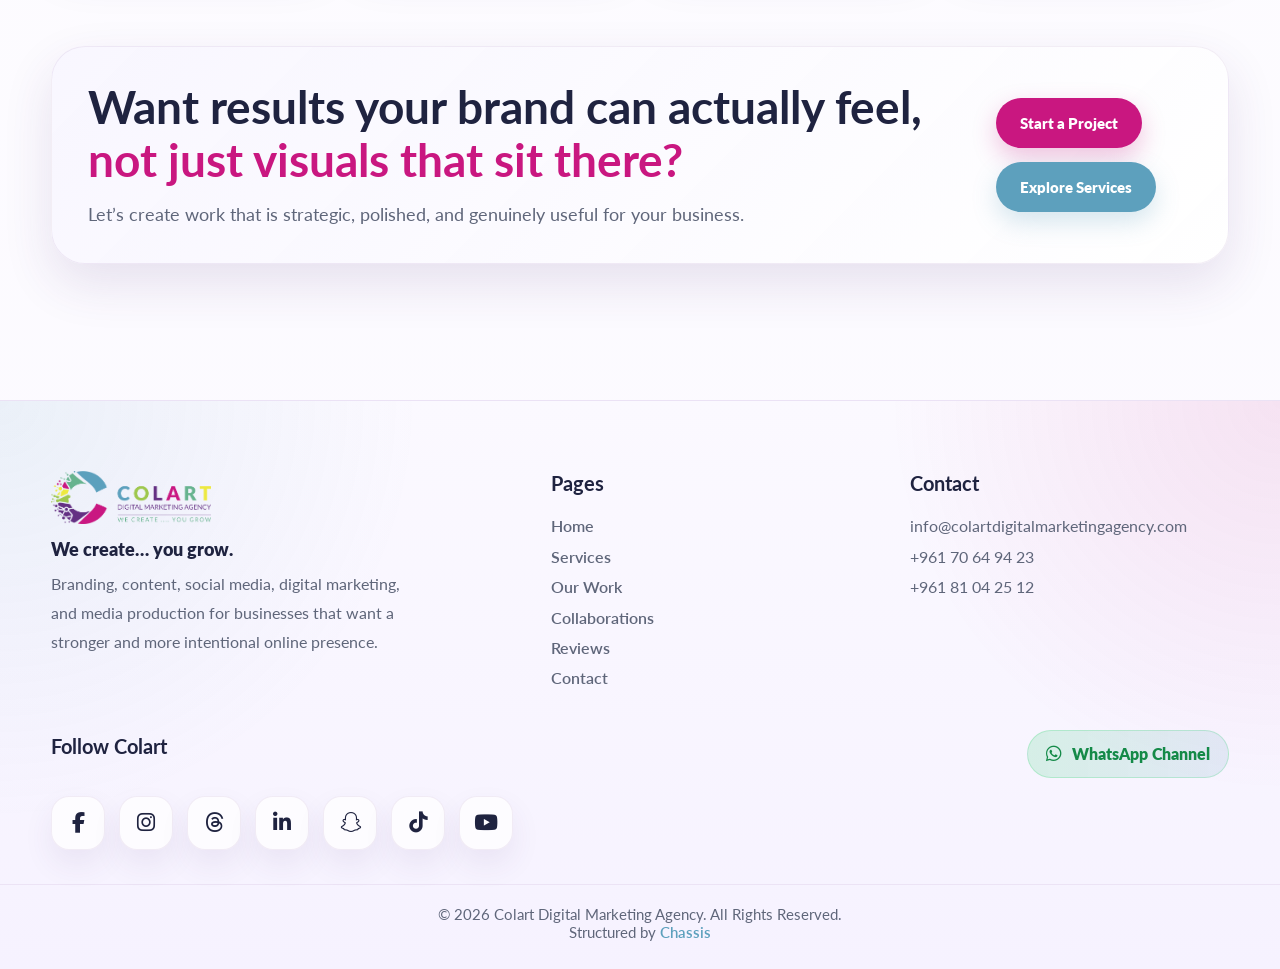
<file: reviews.html>
<!DOCTYPE html>
<html lang="en">
<head>
  <meta charset="UTF-8" />
  <meta name="viewport" content="width=device-width, initial-scale=1.0" />

  <title>Client Reviews | Colart Digital Marketing Agency Lebanon</title>
  <meta
    name="description"
    content="Read client reviews and testimonials about Colart Digital Marketing Agency in Lebanon across branding, content creation, digital marketing, social media, and creative execution."
  />
  <meta
    name="keywords"
    content="Colart reviews, Colart testimonials, client reviews Lebanon, digital marketing agency reviews Lebanon, branding agency reviews Lebanon, social media agency Lebanon, client feedback Colart"
  />
  <meta name="author" content="Colart Digital Marketing Agency" />
  <meta name="robots" content="index, follow, max-image-preview:large" />
  <meta name="googlebot" content="index, follow, max-image-preview:large" />
  <meta name="theme-color" content="#633082" />
  <meta name="format-detection" content="telephone=no" />

  <link rel="canonical" href="https://colartdigitalmarketingagency.com/reviews.html" />

  <link rel="icon" href="/favicon.ico" sizes="any" />
  <link rel="shortcut icon" href="/favicon.ico" />
  <link rel="apple-touch-icon" href="/favicon.ico" />

  <meta property="og:type" content="website" />
  <meta property="og:title" content="Client Reviews | Colart Digital Marketing Agency Lebanon" />
  <meta
    property="og:description"
    content="Read what clients say about working with Colart across branding, content creation, social media, and digital marketing in Lebanon."
  />
  <meta property="og:url" content="https://colartdigitalmarketingagency.com/reviews.html" />
  <meta property="og:site_name" content="Colart Digital Marketing Agency" />
  <meta property="og:image" content="https://colartdigitalmarketingagency.com/assets/logo/colart-logo-main.webp" />
  <meta property="og:image:alt" content="Colart Digital Marketing Agency logo" />
  <meta property="og:locale" content="en_US" />

  <meta name="twitter:card" content="summary_large_image" />
  <meta name="twitter:title" content="Client Reviews | Colart Digital Marketing Agency Lebanon" />
  <meta
    name="twitter:description"
    content="Read what clients say about working with Colart across branding, content creation, social media, and digital marketing in Lebanon."
  />
  <meta name="twitter:image" content="https://colartdigitalmarketingagency.com/assets/logo/colart-logo-main.webp" />

  <link rel="preconnect" href="https://fonts.googleapis.com" />
  <link rel="preconnect" href="https://fonts.gstatic.com" crossorigin />
  <link
    href="https://fonts.googleapis.com/css2?family=Lato:wght@300;400;700;900&display=swap"
    rel="stylesheet"
  />
  <link rel="stylesheet" href="style.css" />
  <link rel="stylesheet" href="https://cdnjs.cloudflare.com/ajax/libs/font-awesome/6.5.0/css/all.min.css" />

  <script type="application/ld+json">
  {
    "@context": "https://schema.org",
    "@type": "WebPage",
    "name": "Client Reviews | Colart Digital Marketing Agency Lebanon",
    "url": "https://colartdigitalmarketingagency.com/reviews.html",
    "description": "Client reviews and testimonials about Colart Digital Marketing Agency in Lebanon across branding, content creation, social media, and digital marketing services.",
    "publisher": {
      "@type": "Organization",
      "name": "Colart Digital Marketing Agency",
      "url": "https://colartdigitalmarketingagency.com/",
      "logo": {
        "@type": "ImageObject",
        "url": "https://colartdigitalmarketingagency.com/assets/logo/colart-logo-main.webp"
      }
    }
  }
  </script>
</head>
<body>
  <header class="site-header">
    <div class="container header-wrap">
      <a href="index.html" class="logo-link" aria-label="Colart home">
        <img
          src="assets/logo/colart-logo-main.webp"
          alt="Colart logo"
          class="site-logo"
        />
      </a>

      <nav class="main-nav" aria-label="Main navigation">
        <a href="index.html">Home</a>
        <a href="services.html">Services</a>
        <a href="work.html">Our Work</a>
        <a href="collaborations.html">Collaborations</a>
        <a href="reviews.html" class="active">Reviews</a>
        <a href="contact.html">Contact</a>
      </nav>

      <a href="contact.html" class="btn btn-header header-cta">Get a Free Quote</a>

      <button class="menu-toggle" type="button" aria-label="Open menu">
        <span></span>
        <span></span>
        <span></span>
      </button>
    </div>
  </header>

  <main>
    <section class="reviews-section">
      <div class="container">
        <div class="section-intro">
          <p class="section-kicker">Testimonials</p>
          <h2>Feedback from people we’ve worked with</h2>
          <p class="section-description narrow">
            A small selection of client testimonials reflecting branding, content creation,
            digital marketing, and the overall experience of working with Colart.
          </p>
        </div>

        <div class="reviews-grid">
          <article class="review-card">
            <div class="review-card-top">
              <div class="review-quote-icon">
                <i class="fa-solid fa-quote-left"></i>
              </div>
              <div class="reviews-stars">
                <i class="fa-solid fa-star"></i>
                <i class="fa-solid fa-star"></i>
                <i class="fa-solid fa-star"></i>
                <i class="fa-solid fa-star"></i>
                <i class="fa-solid fa-star"></i>
              </div>
            </div>

            <div class="review-body">
              <p>
                Working with Colart has been an outstanding experience. They created a unique and professional
                brand identity for Hikaya Coffee Shop that truly reflects our story and vision. Their creativity,
                attention to detail, and understanding of our brand gave us a strong identity that stands out.
              </p>
              <p>
                In addition, the content creation was exceptional, consistent, engaging, and tailored perfectly
                to our audience. Colart is not just a service provider, they are a real partner in growth.
                Highly recommended.
              </p>
            </div>

            <div class="review-author">
              <div class="review-author-avatar">N</div>
              <div>
                <h3>Nazih Chmayssem</h3>
                <p>Owner, Hikaya Coffee Shop</p>
              </div>
            </div>
          </article>

          <article class="review-card">
            <div class="review-card-top">
              <div class="review-quote-icon">
                <i class="fa-solid fa-quote-left"></i>
              </div>
              <div class="reviews-stars">
                <i class="fa-solid fa-star"></i>
                <i class="fa-solid fa-star"></i>
                <i class="fa-solid fa-star"></i>
                <i class="fa-solid fa-star"></i>
                <i class="fa-solid fa-star"></i>
              </div>
            </div>

            <div class="review-body">
              <p>
                It has been our pleasure to work with Colart for our branding and digital marketing needs,
                and the results have been outstanding. From the beginning, their team demonstrated a deep
                understanding of our brand and target audience.
              </p>
              <p>
                Their creativity, combined with strategic insights, helped elevate our presence both online
                and offline. Whether it's creating engaging social media content, designing eye-catching visuals,
                or executing successful campaigns, they have been a reliable partner every step of the way.
              </p>
              <p>
                We truly appreciate their dedication to bringing our vision to life and their exceptional
                customer service. With Colart's expertise, we have seen a noticeable improvement in our
                brand awareness and customer engagement.
              </p>
            </div>

            <div class="review-author">
              <div class="review-author-avatar">I</div>
              <div>
                <h3>Ibrahim Al Masri</h3>
                <p>Operator, Abou Hamze Restaurant</p>
              </div>
            </div>
          </article>
        </div>
      </div>
    </section>

    <section class="reviews-values-section">
      <div class="container">
        <div class="section-intro">
          <p class="section-kicker">What Clients Notice</p>
          <h2>The things people consistently value in the work</h2>
          <p class="section-description narrow">
            Across different projects, client feedback tends to point to the same strengths.
          </p>
        </div>

        <div class="reviews-values-grid">
          <article class="reviews-value-card">
            <div class="reviews-value-icon"><i class="fa-solid fa-lightbulb"></i></div>
            <h3>Creative Thinking</h3>
            <p>Clients value ideas that feel original, relevant, and aligned with their brand story.</p>
          </article>

          <article class="reviews-value-card">
            <div class="reviews-value-icon"><i class="fa-solid fa-bullseye"></i></div>
            <h3>Strategic Direction</h3>
            <p>The work goes beyond visuals and supports clearer positioning and stronger marketing decisions.</p>
          </article>

          <article class="reviews-value-card">
            <div class="reviews-value-icon"><i class="fa-solid fa-handshake-angle"></i></div>
            <h3>Reliable Partnership</h3>
            <p>Clients appreciate feeling supported, heard, and guided throughout the process.</p>
          </article>

          <article class="reviews-value-card">
            <div class="reviews-value-icon"><i class="fa-solid fa-chart-column"></i></div>
            <h3>Visible Impact</h3>
            <p>Better brand identity, stronger engagement, and more polished output are part of the experience.</p>
          </article>
        </div>
      </div>
    </section>

    <section class="cta-section">
      <div class="container cta-box">
        <div class="cta-text">
          <h2>
            Want results your brand can actually feel,
            <span>not just visuals that sit there?</span>
          </h2>
          <p>
            Let’s create work that is strategic, polished, and genuinely useful for your business.
          </p>
        </div>

        <div class="cta-actions">
          <a href="contact.html" class="btn btn-primary">Start a Project</a>
          <a href="services.html" class="btn btn-secondary">Explore Services</a>
        </div>
      </div>
    </section>
  </main>

  <footer class="site-footer">
    <div class="container footer-top">
      <div class="footer-brand">
        <img
          src="assets/logo/colart-logo-main.webp"
          alt="Colart logo"
          class="footer-logo"
        />
        <p class="footer-tagline">We create… you grow.</p>
        <p class="footer-blurb">
          Branding, content, social media, digital marketing, and media production
          for businesses that want a stronger and more intentional online presence.
        </p>
      </div>

      <div class="footer-links">
        <h4>Pages</h4>
        <a href="index.html">Home</a>
        <a href="services.html">Services</a>
        <a href="work.html">Our Work</a>
        <a href="collaborations.html">Collaborations</a>
        <a href="reviews.html">Reviews</a>
        <a href="contact.html">Contact</a>
      </div>

      <div class="footer-contact">
        <h4>Contact</h4>
        <p>info@colartdigitalmarketingagency.com</p>
        <p>+961 70 64 94 23</p>
        <p>+961 81 04 25 12</p>
      </div>
    </div>

    <div class="container footer-social-wrap">
      <div class="footer-social-head">
        <h4>Follow Colart</h4>
        <a
          href="https://whatsapp.com/channel/0029VbBE25m7j6g4kQvefg2K"
          target="_blank"
          rel="noopener noreferrer"
          class="channel-pill"
        >
          <i class="fa-brands fa-whatsapp"></i>
          <span>WhatsApp Channel</span>
        </a>
      </div>

      <div class="social-row">
        <a href="https://www.facebook.com/colartdigitalmarketingagency" target="_blank" rel="noopener noreferrer" aria-label="Facebook" class="social-card">
          <i class="fa-brands fa-facebook-f"></i>
        </a>
        <a href="https://www.instagram.com/colartdigitalmarketingagency" target="_blank" rel="noopener noreferrer" aria-label="Instagram" class="social-card">
          <i class="fa-brands fa-instagram"></i>
        </a>
        <a href="https://www.threads.net/@colartdigitalmarketingagency" target="_blank" rel="noopener noreferrer" aria-label="Threads" class="social-card">
          <i class="fa-brands fa-threads"></i>
        </a>
        <a href="https://www.linkedin.com/company/colartdigitalmarketingagency/"
   target="_blank"
   rel="noopener noreferrer"
   aria-label="LinkedIn"
   class="social-card">
  <i class="fa-brands fa-linkedin-in"></i>
</a>
        <a href="https://www.snapchat.com/add/colartdigitalmarketingagency" target="_blank" rel="noopener noreferrer" aria-label="Snapchat" class="social-card">
          <i class="fa-brands fa-snapchat"></i>
        </a>
        <a href="https://www.tiktok.com/@colartdigitalmarketingagency" target="_blank" rel="noopener noreferrer" aria-label="TikTok" class="social-card">
          <i class="fa-brands fa-tiktok"></i>
        </a>
        <a href="https://www.youtube.com/@colartdigitalmarketingagency" target="_blank" rel="noopener noreferrer" aria-label="YouTube" class="social-card">
          <i class="fa-brands fa-youtube"></i>
        </a>
      </div>
    </div>

    <div class="footer-bottom">
      <div class="container">
        <p>© 2026 Colart Digital Marketing Agency. All Rights Reserved.<br>
           Structured by <a href="https://www.chassislb.com" target="_blank" rel="noopener noreferrer">Chassis</a></p>
      </div>
    </div>
  </footer>

  <a
    href="https://wa.me/96170649423"
    target="_blank"
    rel="noopener noreferrer"
    class="floating-whatsapp"
    aria-label="Chat with Colart on WhatsApp"
  >
    <i class="fa-brands fa-whatsapp"></i>
  </a>

  <script src="main.js"></script>
</body>
</html>
</file>
<file: style.css>
/* =========================================================
   COLART WEBSITE STYLESHEET
   ---------------------------------------------------------
   01. Root Variables
   02. Reset & Global
   03. Layout Helpers
   04. Header & Navigation
   05. Buttons
   06. Shared Section Styles
   07. Homepage
   08. Inner Page Hero
   09. Services Page
   10. Our Work Page
   11. Collaborations Page
   12. CTA
   13. Footer
   14. Floating WhatsApp
   15. Global Responsive
========================================================= */

/* =========================================================
   01. ROOT VARIABLES
========================================================= */
:root {
  --blue: #5DA0BD;
  --yellow: #EEE840;
  --green: #9EC54D;
  --green2: #68B38F;
  --pink: #C91780;
  --purple: #633082;

  --text-dark: #1f2340;
  --text-body: #5f667a;
  --bg-soft: #fcfbff;
  --white: #ffffff;
  --border-soft: rgba(99, 48, 130, 0.08);
  --shadow-soft: 0 20px 50px rgba(73, 44, 115, 0.12);
}

/* =========================================================
   02. RESET & GLOBAL
========================================================= */
* {
  margin: 0;
  padding: 0;
  box-sizing: border-box;
}

html {
  scroll-behavior: smooth;
}

body {
  font-family: "Lato", sans-serif;
  color: var(--text-dark);
  background: linear-gradient(180deg, #ffffff 0%, #fbf9ff 100%);
  overflow-x: hidden;
}

body.modal-open {
  overflow: hidden;
}

img {
  max-width: 100%;
  display: block;
}

a {
  text-decoration: none;
  color: inherit;
}

/* =========================================================
   03. LAYOUT HELPERS
========================================================= */
.container {
  width: min(1200px, 92%);
  margin: 0 auto;
}

.left-align,
.left-text {
  text-align: left;
}

/* =========================================================
   04. HEADER & NAVIGATION
========================================================= */
.site-header {
  position: sticky;
  top: 0;
  z-index: 100;
  background: rgba(255, 255, 255, 0.92);
  backdrop-filter: blur(14px);
  border-bottom: 1px solid rgba(99, 48, 130, 0.05);
}

.header-wrap {
  display: flex;
  align-items: center;
  justify-content: space-between;
  gap: 24px;
  min-height: 94px;
}

.site-logo {
  width: 170px;
  max-width: 100%;
}

.main-nav {
  display: flex;
  align-items: center;
  gap: 26px;
  flex: 1;
  justify-content: center;
}

.main-nav a {
  font-size: 15px;
  font-weight: 700;
  color: var(--text-dark);
  position: relative;
  white-space: nowrap;
}

.main-nav a.active::after,
.main-nav a:hover::after {
  content: "";
  position: absolute;
  left: 0;
  bottom: -8px;
  width: 100%;
  height: 2px;
  border-radius: 999px;
  background: linear-gradient(90deg, var(--pink), var(--purple));
}

.menu-toggle {
  display: none;
  background: transparent;
  border: 0;
  cursor: pointer;
  width: 42px;
  height: 42px;
}

.menu-toggle span {
  display: block;
  width: 24px;
  height: 2px;
  background: var(--text-dark);
  margin: 5px auto;
  border-radius: 999px;
  transition: 0.25s ease;
}

.menu-toggle.active span:nth-child(1) {
  transform: translateY(7px) rotate(45deg);
}

.menu-toggle.active span:nth-child(2) {
  opacity: 0;
}

.menu-toggle.active span:nth-child(3) {
  transform: translateY(-7px) rotate(-45deg);
}

/* =========================================================
   05. BUTTONS
========================================================= */
.btn {
  display: inline-flex;
  align-items: center;
  justify-content: center;
  min-height: 50px;
  padding: 0 24px;
  border-radius: 999px;
  font-weight: 800;
  font-size: 15px;
  transition: all 0.25s ease;
  box-shadow: 0 12px 28px rgba(82, 71, 120, 0.12);
  border: none;
  cursor: pointer;
}

.btn:hover {
  transform: translateY(-2px);
}

.btn-primary {
  color: white;
  background: var(--pink);
  box-shadow: 0 10px 25px rgba(201, 23, 128, 0.25);
}

.btn-primary:hover {
  background: #a8146a;
}

.btn-header {
  background: var(--purple);
  color: white;
  box-shadow: 0 10px 25px rgba(99, 48, 130, 0.25);
}

.btn-header:hover {
  background: #4e2568;
}

.btn-secondary {
  color: white;
  background: var(--blue);
  box-shadow: 0 10px 25px rgba(93, 160, 189, 0.25);
}

.btn-secondary:hover {
  background: #4a90a8;
}

.btn-blue,
.btn-yellow,
.btn-green,
.btn-pink {
  display: inline-flex;
  align-items: center;
  justify-content: center;
  min-height: 44px;
  padding: 0 18px;
  border-radius: 999px;
  font-size: 14px;
  font-weight: 800;
  box-shadow: 0 8px 22px rgba(82, 71, 120, 0.14);
  border: none;
  color: white;
}

.btn-blue {
  background: linear-gradient(90deg, var(--blue), #4ec1f1);
}

.btn-yellow {
  color: white;
  background: linear-gradient(90deg, #d89e2b, #f0d94a);
}

.btn-green {
  background: linear-gradient(90deg, var(--green2), var(--green));
}

.btn-pink {
  background: linear-gradient(90deg, var(--pink), #f04db9);
}

/* =========================================================
   06. SHARED SECTION STYLES
========================================================= */
.eyebrow,
.section-kicker {
  font-size: 16px;
  font-weight: 800;
  color: var(--purple);
  margin-bottom: 12px;
}

.section-intro {
  text-align: center;
}

.section-kicker span,
.section-intro span {
  color: var(--pink);
}

.section-intro h2 {
  font-size: clamp(32px, 4vw, 52px);
  margin-bottom: 18px;
  line-height: 1.15;
}

.section-description,
.section-subtitle {
  color: var(--text-body);
  font-size: 18px;
  line-height: 1.8;
  max-width: 920px;
  margin: 0 auto;
}

.section-description + .section-description {
  margin-top: 14px;
}

.section-description.narrow {
  max-width: 860px;
}

.section-link-wrap {
  text-align: center;
  margin-top: 34px;
}

.portfolio-highlight {
  padding: 24px 0 96px;
}

.portfolio-grid {
  display: grid;
  grid-template-columns: 0.95fr 1.05fr;
  gap: 34px;
  align-items: center;
  background: linear-gradient(135deg, rgba(255, 255, 255, 0.96), rgba(253, 247, 255, 0.96));
  border: 1px solid var(--border-soft);
  border-radius: 34px;
  padding: 36px;
  box-shadow: var(--shadow-soft);
}

.portfolio-copy h2 {
  font-size: clamp(32px, 4vw, 54px);
  line-height: 1.1;
  margin-bottom: 16px;
}

.portfolio-copy p {
  color: var(--text-body);
  font-size: 18px;
  line-height: 1.8;
}

.portfolio-list {
  list-style: none;
  margin: 22px 0 28px;
}

.portfolio-list li {
  position: relative;
  padding-left: 24px;
  margin-bottom: 12px;
  color: var(--text-dark);
  font-weight: 700;
}

.portfolio-list li::before {
  content: "";
  position: absolute;
  left: 0;
  top: 10px;
  width: 10px;
  height: 10px;
  border-radius: 50%;
  background: linear-gradient(90deg, var(--pink), var(--blue));
}

.portfolio-image-card img {
  width: 100%;
  border-radius: 28px;
  object-fit: cover;
  box-shadow: 0 24px 60px rgba(73, 44, 115, 0.14);
}

.why-section {
  padding: 0 0 96px;
}

.why-grid {
  margin-top: 34px;
  display: grid;
  grid-template-columns: repeat(4, 1fr);
  gap: 22px;
}

.why-card {
  background: rgba(255, 255, 255, 0.95);
  border: 1px solid var(--border-soft);
  border-radius: 24px;
  padding: 28px 24px;
  box-shadow: var(--shadow-soft);
}

.why-card h3 {
  font-size: 24px;
  margin-bottom: 12px;
}

.why-card p {
  color: var(--text-body);
  line-height: 1.75;
}

/* =========================================================
   07. HOMEPAGE
========================================================= */
.hero {
  position: relative;
  padding: 72px 0 48px;
  overflow: hidden;
}

.hero-blur {
  position: absolute;
  border-radius: 50%;
  filter: blur(60px);
  opacity: 0.18;
  pointer-events: none;
}

.hero-blur-blue {
  width: 300px;
  height: 300px;
  background: var(--blue);
  top: 70px;
  right: 180px;
}

.hero-blur-pink {
  width: 260px;
  height: 260px;
  background: var(--pink);
  right: 60px;
  top: 210px;
}

.hero-blur-yellow {
  width: 280px;
  height: 280px;
  background: var(--yellow);
  right: 240px;
  top: 280px;
}

.hero-grid {
  display: grid;
  grid-template-columns: 1.02fr 1fr;
  gap: 42px;
  align-items: center;
}

.hero-copy h1 {
  font-size: clamp(36px, 5vw, 60px);
  line-height: 1.06;
  letter-spacing: -0.03em;
  margin-bottom: 22px;
}

.hero-copy .pink {
  color: var(--pink);
}

.hero-copy .blue {
  color: var(--blue);
}

.hero-copy .green {
  color: var(--green);
}

.hero-copy .purple {
  color: var(--purple);
}

.hero-text {
  font-size: 20px;
  line-height: 1.65;
  color: var(--text-body);
  max-width: 580px;
  margin-bottom: 28px;
}

.hero-actions {
  display: flex;
  gap: 14px;
  flex-wrap: wrap;
}

.hero-media {
  position: relative;
  min-height: 540px;
  display: flex;
  align-items: center;
  justify-content: center;
}

.hero-main-image {
  width: min(100%, 560px);
  border-radius: 28px;
  position: relative;
  z-index: 5;
  box-shadow: 0 30px 70px rgba(63, 40, 93, 0.16);
}

.hero-shape {
  position: absolute;
  border-radius: 999px;
  filter: saturate(110%);
}

.hero-shape-blue {
  width: 280px;
  height: 180px;
  background: linear-gradient(135deg, rgba(93, 160, 189, 0.8), rgba(93, 160, 189, 0.15));
  top: 36px;
  right: 90px;
  transform: rotate(-18deg);
}

.hero-shape-yellow {
  width: 260px;
  height: 260px;
  background: radial-gradient(circle, rgba(238, 232, 64, 0.85), rgba(238, 232, 64, 0.2));
  bottom: 68px;
  left: 50px;
}

.hero-shape-pink {
  width: 200px;
  height: 90px;
  background: linear-gradient(90deg, rgba(201, 23, 128, 0.9), rgba(201, 23, 128, 0.25));
  right: 62px;
  bottom: 32px;
  transform: skew(-25deg);
  border-radius: 18px;
}

.floating-card {
  position: absolute;
  z-index: 10;
  background: rgba(255, 255, 255, 0.92);
  backdrop-filter: blur(12px);
  border: 1px solid rgba(99, 48, 130, 0.08);
  border-radius: 20px;
  box-shadow: var(--shadow-soft);
}

.floating-card-top {
  width: 220px;
  top: 52px;
  left: 18px;
  padding: 10px;
}

.floating-card-top img {
  width: 100%;
  border-radius: 14px;
  aspect-ratio: 4 / 3;
  object-fit: cover;
}

.floating-card-bottom {
  left: -4px;
  bottom: 120px;
  min-width: 185px;
  padding: 18px 20px;
}

.mini-label {
  color: var(--text-body);
  font-size: 15px;
  margin-bottom: 4px;
}

.floating-card-bottom h3 {
  font-size: 30px;
  color: var(--text-dark);
  margin-bottom: 4px;
}

.floating-card-bottom span {
  font-size: 14px;
  color: var(--green2);
  font-weight: 700;
}

.welcome-section {
  position: relative;
  padding: 88px 0;
  overflow: hidden;
}

.section-curve {
  position: absolute;
  width: 420px;
  height: 420px;
  border-radius: 50%;
  filter: blur(12px);
  opacity: 0.25;
}

.curve-left {
  left: -180px;
  top: 40px;
  background: radial-gradient(circle, rgba(93, 160, 189, 0.55), transparent 70%);
}

.curve-right {
  right: -180px;
  top: 0;
  background: radial-gradient(circle, rgba(238, 232, 64, 0.45), transparent 70%);
}

.services-section {
  padding: 40px 0 96px;
}

.services-grid {
  margin-top: 38px;
  display: grid;
  grid-template-columns: repeat(4, 1fr);
  gap: 22px;
}

.service-card {
  display: flex;
  flex-direction: column;
  height: 100%;
  background: rgba(255, 255, 255, 0.92);
  border: 1px solid var(--border-soft);
  border-radius: 28px;
  overflow: hidden;
  box-shadow: var(--shadow-soft);
  transition: transform 0.28s ease, box-shadow 0.28s ease;
}

.service-card:hover {
  transform: translateY(-6px);
  box-shadow: 0 26px 55px rgba(73, 44, 115, 0.16);
}

.service-image-wrap {
  padding: 14px 14px 0;
}

.service-image {
  width: 100%;
  aspect-ratio: 1.1 / 0.8;
  object-fit: cover;
  border-radius: 20px;
}

.service-body {
  display: flex;
  flex-direction: column;
  flex: 1;
  padding: 20px 20px 22px;
}

.service-body h3 {
  font-size: 27px;
  line-height: 1.15;
  margin-bottom: 8px;
  min-height: 64px;
}

.service-tag {
  color: var(--purple);
  font-weight: 800;
  margin-bottom: 12px;
  min-height: 56px;
}

.service-body p:last-of-type {
  color: var(--text-body);
  line-height: 1.7;
  margin-bottom: 18px;
  min-height: 145px;
}

.service-btn {
  margin-top: auto;
  align-self: flex-start;
}

/* =========================================================
   08. INNER PAGE HERO
========================================================= */
.inner-page-hero {
  position: relative;
  padding: 78px 0 42px;
  background:
    radial-gradient(circle at top left, rgba(93, 160, 189, 0.10), transparent 30%),
    radial-gradient(circle at top right, rgba(201, 23, 128, 0.10), transparent 28%),
    linear-gradient(180deg, #ffffff 0%, #fbf9ff 100%);
  overflow: hidden;
}

.inner-page-hero-content {
  max-width: 900px;
  margin: 0 auto;
  text-align: center;
}

.inner-page-kicker {
  font-size: 15px;
  font-weight: 800;
  letter-spacing: 0.08em;
  text-transform: uppercase;
  color: var(--purple);
  margin-bottom: 14px;
}

.inner-page-hero h1 {
  font-size: clamp(34px, 5vw, 56px);
  line-height: 1.08;
  margin-bottom: 18px;
  letter-spacing: -0.03em;
}

.inner-page-text {
  max-width: 760px;
  margin: 0 auto;
  font-size: 18px;
  line-height: 1.8;
  color: var(--text-body);
}

/* =========================================================
   09. SERVICES PAGE
========================================================= */
.services-hero {
  padding-bottom: 70px;
}

.services-hero-grid {
  align-items: center;
}

.services-page-hero .service-anchor-row {
  margin-top: 28px;
}

.service-intro-section {
  padding-top: 30px;
}

.services-overview-nav {
  padding: 0 0 34px;
}

.service-anchor-row {
  display: flex;
  flex-wrap: wrap;
  gap: 14px;
  justify-content: center;
}

.service-anchor-pill {
  display: inline-flex;
  align-items: center;
  justify-content: center;
  min-height: 48px;
  padding: 0 20px;
  border-radius: 999px;
  background: rgba(255, 255, 255, 0.92);
  border: 1px solid rgba(99, 48, 130, 0.08);
  box-shadow: 0 10px 26px rgba(76, 54, 110, 0.08);
  font-weight: 800;
  color: var(--text-dark);
  transition: 0.25s ease;
}

.service-anchor-pill:hover {
  transform: translateY(-2px);
  color: var(--pink);
}

.service-detail-section {
  padding: 30px 0 96px;
  scroll-margin-top: 110px;
}

.alt-detail-section {
  background: linear-gradient(180deg, rgba(251, 249, 255, 0.72) 0%, rgba(255, 255, 255, 0.92) 100%);
}

.service-detail-grid {
  display: grid;
  grid-template-columns: 1.08fr 0.92fr;
  gap: 36px;
  align-items: start;
}

.reverse-grid {
  grid-template-columns: 0.92fr 1.08fr;
}

.service-detail-copy h2 {
  font-size: clamp(32px, 4vw, 52px);
  line-height: 1.12;
  margin-bottom: 16px;
}

.service-subgrid {
  margin-top: 28px;
  display: grid;
  grid-template-columns: repeat(2, 1fr);
  gap: 18px;
}

.subservice-card {
  background: rgba(255, 255, 255, 0.95);
  border: 1px solid var(--border-soft);
  border-radius: 22px;
  padding: 22px 20px;
  box-shadow: var(--shadow-soft);
}

.subservice-card h3 {
  font-size: 22px;
  margin-bottom: 10px;
}

.subservice-card p {
  color: var(--text-body);
  line-height: 1.75;
}

.service-side-visual {
  position: sticky;
  top: 120px;
}

.service-side-image {
  width: 100%;
  border-radius: 28px;
  object-fit: cover;
  box-shadow: 0 24px 60px rgba(73, 44, 115, 0.14);
}

.service-points {
  margin-top: 24px;
  display: flex;
  flex-direction: column;
  gap: 12px;
}

.service-point {
  display: flex;
  align-items: center;
  gap: 12px;
  color: var(--text-dark);
  font-weight: 700;
}

.service-point i {
  color: var(--green2);
  font-size: 16px;
}

.strategy-callout {
  margin-top: 26px;
  padding: 24px;
  border-radius: 24px;
  background: linear-gradient(135deg, rgba(255, 255, 255, 0.95), rgba(251, 246, 255, 0.95));
  border: 1px solid var(--border-soft);
  box-shadow: var(--shadow-soft);
}

.strategy-callout h3 {
  font-size: 24px;
  margin-bottom: 10px;
}

.strategy-callout p {
  color: var(--text-body);
  line-height: 1.8;
}

/* =========================================================
   10. OUR WORK PAGE
========================================================= */
.work-intro-section {
  padding-top: 24px;
}

.work-intro-actions {
  display: flex;
  gap: 14px;
  flex-wrap: wrap;
  margin-top: 28px;
}

.work-feature-card {
  min-height: 100%;
  display: flex;
  align-items: stretch;
}

.work-feature-visual {
  width: 100%;
  min-height: 100%;
  border-radius: 28px;
  padding: 36px 30px;
  background:
    radial-gradient(circle at top right, rgba(201, 23, 128, 0.12), transparent 32%),
    radial-gradient(circle at bottom left, rgba(93, 160, 189, 0.14), transparent 30%),
    linear-gradient(135deg, rgba(255, 255, 255, 0.96), rgba(248, 244, 255, 0.96));
  border: 1px solid rgba(99, 48, 130, 0.08);
  box-shadow: 0 24px 60px rgba(73, 44, 115, 0.12);
  display: flex;
  flex-direction: column;
  align-items: center;
  justify-content: center;
  text-align: center;
  gap: 18px;
}

.work-feature-badge {
  display: inline-flex;
  align-items: center;
  justify-content: center;
  min-height: 38px;
  padding: 0 16px;
  border-radius: 999px;
  background: rgba(99, 48, 130, 0.08);
  color: var(--purple);
  font-size: 13px;
  font-weight: 800;
  letter-spacing: 0.06em;
  text-transform: uppercase;
}

.work-feature-logo {
  width: min(100%, 260px);
  object-fit: contain;
}

.work-feature-visual p {
  max-width: 420px;
  color: var(--text-body);
  line-height: 1.8;
  font-size: 17px;
}

.work-summary-section {
  padding: 0 0 96px;
}

.work-summary-grid {
  margin-top: 38px;
  display: grid;
  grid-template-columns: repeat(4, 1fr);
  gap: 22px;
}

.work-summary-card {
  background: rgba(255, 255, 255, 0.95);
  border: 1px solid var(--border-soft);
  border-radius: 26px;
  padding: 28px 24px;
  box-shadow: var(--shadow-soft);
  transition: transform 0.28s ease, box-shadow 0.28s ease;
}

.work-summary-card:hover {
  transform: translateY(-6px);
  box-shadow: 0 26px 55px rgba(73, 44, 115, 0.16);
}

.work-summary-icon {
  width: 56px;
  height: 56px;
  border-radius: 18px;
  display: flex;
  align-items: center;
  justify-content: center;
  background: linear-gradient(135deg, rgba(201, 23, 128, 0.14), rgba(93, 160, 189, 0.14));
  color: var(--purple);
  font-size: 22px;
  margin-bottom: 18px;
}

.work-summary-card h3 {
  font-size: 24px;
  line-height: 1.2;
  margin-bottom: 12px;
}

.work-summary-card p {
  color: var(--text-body);
  line-height: 1.75;
}

.logo-showcase-section {
  padding: 0 0 96px;
}

.logo-preview-grid {
  margin-top: 38px;
  display: grid;
  grid-template-columns: repeat(4, 1fr);
  gap: 22px;
}

.logo-preview-card {
  min-height: 185px;
  background: rgba(255, 255, 255, 0.96);
  border: 1px solid var(--border-soft);
  border-radius: 28px;
  padding: 26px;
  display: flex;
  align-items: center;
  justify-content: center;
  box-shadow: var(--shadow-soft);
  transition: transform 0.28s ease, box-shadow 0.28s ease, border-color 0.28s ease;
  cursor: pointer;
}

.logo-preview-card:hover {
  transform: translateY(-6px);
  box-shadow: 0 26px 55px rgba(73, 44, 115, 0.16);
  border-color: rgba(201, 23, 128, 0.16);
}

.logo-preview-card img {
  max-width: 100%;
  max-height: 90px;
  object-fit: contain;
  display: block;
}

.logo-preview-card-more {
  background:
    radial-gradient(circle at top right, rgba(201, 23, 128, 0.12), transparent 36%),
    radial-gradient(circle at bottom left, rgba(93, 160, 189, 0.14), transparent 34%),
    linear-gradient(135deg, rgba(255, 255, 255, 0.98), rgba(248, 244, 255, 0.96));
}

.logo-preview-more-content {
  display: flex;
  flex-direction: column;
  align-items: center;
  gap: 6px;
  text-align: center;
}

.logo-preview-more-number {
  font-size: 42px;
  font-weight: 900;
  line-height: 1;
  color: var(--purple);
}

.logo-preview-more-text {
  font-size: 15px;
  font-weight: 800;
  color: var(--pink);
  text-transform: uppercase;
  letter-spacing: 0.05em;
}

.work-category-block {
  margin-top: 44px;
}

.work-category-block + .work-category-block {
  margin-top: 56px;
}

.work-category-head {
  display: flex;
  align-items: end;
  justify-content: space-between;
  gap: 20px;
  margin-bottom: 22px;
  flex-wrap: wrap;
}

.work-category-kicker {
  font-size: 13px;
  font-weight: 800;
  letter-spacing: 0.08em;
  text-transform: uppercase;
  color: var(--pink);
  margin-bottom: 8px;
}

.work-category-head h3 {
  font-size: clamp(28px, 4vw, 40px);
  line-height: 1.12;
}

.project-gallery-grid {
  display: grid;
  grid-template-columns: repeat(3, 1fr);
  gap: 22px;
}

.project-gallery-card {
  background: rgba(255, 255, 255, 0.96);
  border: 1px solid var(--border-soft);
  border-radius: 28px;
  overflow: hidden;
  box-shadow: var(--shadow-soft);
  transition: transform 0.28s ease, box-shadow 0.28s ease;
  min-height: 320px;
  display: flex;
  align-items: center;
  justify-content: center;
  padding: 16px;
  cursor: pointer;
}

.project-gallery-card:hover {
  transform: translateY(-6px);
  box-shadow: 0 26px 55px rgba(73, 44, 115, 0.16);
}

.project-gallery-image {
  width: 100%;
  height: 100%;
  max-height: 300px;
  object-fit: contain;
  object-position: center;
  display: block;
  background: #ffffff;
  border-radius: 16px;
}

.project-gallery-card-more {
  border: 1px solid rgba(99, 48, 130, 0.10);
  min-height: 280px;
  background:
    radial-gradient(circle at top right, rgba(201, 23, 128, 0.12), transparent 36%),
    radial-gradient(circle at bottom left, rgba(93, 160, 189, 0.14), transparent 34%),
    linear-gradient(135deg, rgba(255, 255, 255, 0.98), rgba(248, 244, 255, 0.96));
  display: flex;
  align-items: center;
  justify-content: center;
  padding: 24px;
}

.project-gallery-card-more:hover {
  border-color: rgba(201, 23, 128, 0.16);
}

.project-gallery-more-content {
  display: flex;
  flex-direction: column;
  align-items: center;
  gap: 10px;
  text-align: center;
}

.project-gallery-more-number {
  font-size: 28px;
  font-weight: 900;
  line-height: 1;
  color: var(--purple);
}

.project-gallery-more-text {
  font-size: 15px;
  font-weight: 800;
  color: var(--pink);
  text-transform: uppercase;
  letter-spacing: 0.05em;
  line-height: 1.5;
}

.work-next-grid {
  margin-top: 38px;
  display: grid;
  grid-template-columns: repeat(3, 1fr);
  gap: 22px;
}

.work-next-card {
  background: rgba(255, 255, 255, 0.95);
  border: 1px solid var(--border-soft);
  border-radius: 26px;
  padding: 28px 24px;
  box-shadow: var(--shadow-soft);
}

.work-next-card h3 {
  font-size: 24px;
  margin-bottom: 12px;
}

.work-next-card p {
  color: var(--text-body);
  line-height: 1.75;
}

/* OUR WORK LOGO MODAL */
.logo-modal {
  position: fixed;
  inset: 0;
  z-index: 1200;
  opacity: 0;
  visibility: hidden;
  pointer-events: none;
  transition: opacity 0.35s ease, visibility 0.35s ease;
}

.logo-modal.active {
  opacity: 1;
  visibility: visible;
  pointer-events: auto;
}

.logo-modal-overlay {
  position: absolute;
  inset: 0;
  background: rgba(21, 16, 34, 0.58);
  backdrop-filter: blur(0px);
  -webkit-backdrop-filter: blur(0px);
  transition: background 0.35s ease, backdrop-filter 0.35s ease;
}

.logo-modal.active .logo-modal-overlay {
  backdrop-filter: blur(8px);
  -webkit-backdrop-filter: blur(8px);
  background: rgba(21, 16, 34, 0.62);
}

.logo-modal-dialog {
  position: relative;
  width: min(1160px, calc(100% - 32px));
  max-height: calc(100vh - 40px);
  margin: 20px auto;
  background: linear-gradient(180deg, #ffffff 0%, #faf7ff 100%);
  border: 1px solid rgba(99, 48, 130, 0.10);
  border-radius: 30px;
  box-shadow: 0 34px 80px rgba(23, 14, 40, 0.24);
  overflow: hidden;
  display: flex;
  flex-direction: column;
  transform: translateY(32px) scale(0.965);
  opacity: 0;
  transition:
    transform 0.42s cubic-bezier(0.22, 1, 0.36, 1),
    opacity 0.32s ease;
}

.logo-modal.active .logo-modal-dialog {
  transform: translateY(0) scale(1);
  opacity: 1;
}

.logo-modal-close {
  position: absolute;
  top: 18px;
  right: 18px;
  width: 46px;
  height: 46px;
  border: 0;
  border-radius: 50%;
  background: rgba(99, 48, 130, 0.08);
  color: var(--text-dark);
  font-size: 20px;
  cursor: pointer;
  z-index: 2;
  transition: background 0.25s ease, transform 0.25s ease;
}

.logo-modal-close:hover {
  background: rgba(99, 48, 130, 0.14);
  transform: rotate(90deg) scale(1.04);
}

.logo-modal-head {
  padding: 34px 34px 20px;
  border-bottom: 1px solid rgba(99, 48, 130, 0.08);
}

.logo-modal-kicker {
  font-size: 13px;
  font-weight: 800;
  letter-spacing: 0.08em;
  text-transform: uppercase;
  color: var(--pink);
  margin-bottom: 10px;
}

.logo-modal-head h2 {
  font-size: clamp(28px, 4vw, 42px);
  line-height: 1.12;
  margin-bottom: 10px;
}

.logo-modal-head p {
  max-width: 760px;
  color: var(--text-body);
  line-height: 1.8;
  font-size: 17px;
}

.logo-modal-grid {
  padding: 26px 34px 34px;
  overflow-y: auto;
  display: grid;
  grid-template-columns: repeat(4, 1fr);
  gap: 18px;
}

.logo-modal-card {
  min-height: 160px;
  background: rgba(255, 255, 255, 0.96);
  border: 1px solid rgba(99, 48, 130, 0.08);
  border-radius: 24px;
  padding: 22px;
  display: flex;
  align-items: center;
  justify-content: center;
  transition: transform 0.28s ease, box-shadow 0.28s ease;
}

.logo-modal-card:hover {
  transform: translateY(-4px);
  box-shadow: 0 18px 34px rgba(73, 44, 115, 0.08);
}

.logo-modal-card img {
  max-width: 100%;
  max-height: 82px;
  object-fit: contain;
  display: block;
}

/* WORK PAGE GALLERY MODALS */
.gallery-modal {
  position: fixed;
  inset: 0;
  z-index: 1200;
  opacity: 0;
  visibility: hidden;
  pointer-events: none;
  transition: opacity 0.35s ease, visibility 0.35s ease;
}

.gallery-modal.active {
  opacity: 1;
  visibility: visible;
  pointer-events: auto;
}

.gallery-modal-overlay {
  position: absolute;
  inset: 0;
  background: rgba(21, 16, 34, 0.58);
  backdrop-filter: blur(0px);
  -webkit-backdrop-filter: blur(0px);
  transition: background 0.35s ease, backdrop-filter 0.35s ease;
}

.gallery-modal.active .gallery-modal-overlay {
  background: rgba(21, 16, 34, 0.62);
  backdrop-filter: blur(8px);
  -webkit-backdrop-filter: blur(8px);
}

.gallery-modal-dialog {
  position: relative;
  width: min(1160px, calc(100% - 32px));
  max-height: calc(100vh - 40px);
  margin: 20px auto;
  background: linear-gradient(180deg, #ffffff 0%, #faf7ff 100%);
  border: 1px solid rgba(99, 48, 130, 0.10);
  border-radius: 30px;
  box-shadow: 0 34px 80px rgba(23, 14, 40, 0.24);
  overflow: hidden;
  display: flex;
  flex-direction: column;
  transform: translateY(32px) scale(0.965);
  opacity: 0;
  transition:
    transform 0.42s cubic-bezier(0.22, 1, 0.36, 1),
    opacity 0.32s ease;
}

.gallery-modal.active .gallery-modal-dialog {
  transform: translateY(0) scale(1);
  opacity: 1;
}

.gallery-modal-close {
  position: absolute;
  top: 18px;
  right: 18px;
  width: 46px;
  height: 46px;
  border: 0;
  border-radius: 50%;
  background: rgba(99, 48, 130, 0.08);
  color: var(--text-dark);
  font-size: 20px;
  cursor: pointer;
  z-index: 5;
  transition: background 0.25s ease, transform 0.25s ease;
}

.gallery-modal-close:hover {
  background: rgba(99, 48, 130, 0.14);
  transform: rotate(90deg) scale(1.04);
}

.gallery-modal-head {
  padding: 34px 34px 20px;
  border-bottom: 1px solid rgba(99, 48, 130, 0.08);
  flex-shrink: 0;
  background: transparent;
}

.gallery-modal-kicker {
  font-size: 13px;
  font-weight: 800;
  letter-spacing: 0.08em;
  text-transform: uppercase;
  color: var(--pink);
  margin-bottom: 10px;
}

.gallery-modal-head h2 {
  font-size: clamp(28px, 4vw, 42px);
  line-height: 1.12;
  margin-bottom: 10px;
}

.gallery-modal-head p {
  max-width: 760px;
  color: var(--text-body);
  line-height: 1.8;
  font-size: 17px;
}

.gallery-modal-grid {
  padding: 26px 34px 34px;
  overflow-y: auto;
  flex: 1;
  display: grid;
  grid-template-columns: repeat(3, 1fr);
  gap: 18px;
  align-content: start;
  background: transparent;
}

.gallery-modal-card {
  min-height: 340px;
  background: rgba(255, 255, 255, 0.96);
  border: 1px solid rgba(99, 48, 130, 0.08);
  border-radius: 24px;
  overflow: hidden;
  display: flex;
  align-items: center;
  justify-content: center;
  padding: 16px;
  transition: transform 0.28s ease, box-shadow 0.28s ease;
}

.gallery-modal-card:hover {
  transform: translateY(-4px);
  box-shadow: 0 18px 34px rgba(73, 44, 115, 0.08);
}

.gallery-modal-card img {
  width: 100%;
  height: 100%;
  max-height: 320px;
  object-fit: contain;
  object-position: center;
  display: block;
  background: #ffffff;
  border-radius: 16px;
}

body.modal-open {
  overflow: hidden;
}

@media (max-width: 991px) {
  .project-gallery-grid,
  .work-next-grid {
    grid-template-columns: repeat(2, 1fr);
  }

  .gallery-modal-grid {
    grid-template-columns: repeat(2, 1fr);
  }

  .logo-modal-dialog,
  .gallery-modal-dialog {
    width: min(100%, calc(100% - 24px));
  }

  .logo-modal-head,
  .gallery-modal-head {
    padding: 28px 26px 18px;
  }

  .logo-modal-grid,
  .gallery-modal-grid {
    padding: 22px 26px 26px;
  }

  .gallery-modal-card {
    min-height: 220px;
  }

  .gallery-modal-card img {
    max-height: 220px;
  }
}

@media (max-width: 767px) {
  .work-summary-grid,
  .logo-preview-grid,
  .project-gallery-grid,
  .work-next-grid,
  .logo-modal-grid,
  .gallery-modal-grid {
    grid-template-columns: 1fr;
  }

  .work-category-head {
    align-items: start;
  }

  .logo-preview-card,
  .project-gallery-card,
  .project-gallery-card-more {
    min-height: 220px;
  }

  .project-gallery-image {
    min-height: 220px;
    max-height: 220px;
  }

  .project-gallery-more-number {
    font-size: 24px;
  }

  .logo-modal-dialog,
  .gallery-modal-dialog {
    max-height: calc(100vh - 20px);
    margin: 10px auto;
    border-radius: 24px;
  }

  .logo-modal-head h2,
  .gallery-modal-head h2 {
    font-size: clamp(24px, 7vw, 34px);
  }

  .logo-modal-head p,
  .gallery-modal-head p {
    font-size: 15px;
  }

  .gallery-modal-card {
    min-height: 240px;
  }

  .gallery-modal-card img {
    max-height: 240px;
  }
}

/* =========================================================
   11. COLLABORATIONS PAGE
========================================================= */
.collaborations-intro-section {
  padding-top: 24px;
}

.collaboration-feature-card {
  min-height: 100%;
  display: flex;
  align-items: stretch;
}

.collaboration-feature-box {
  width: 100%;
  min-height: 100%;
  border-radius: 28px;
  padding: 36px 30px;
  background:
    radial-gradient(circle at top right, rgba(201, 23, 128, 0.12), transparent 32%),
    radial-gradient(circle at bottom left, rgba(93, 160, 189, 0.14), transparent 30%),
    linear-gradient(135deg, rgba(255,255,255,0.96), rgba(248,244,255,0.96));
  border: 1px solid rgba(99, 48, 130, 0.08);
  box-shadow: 0 24px 60px rgba(73, 44, 115, 0.12);
  display: flex;
  flex-direction: column;
  justify-content: center;
  gap: 16px;
}

.collaboration-feature-badge {
  display: inline-flex;
  align-items: center;
  justify-content: center;
  width: fit-content;
  min-height: 38px;
  padding: 0 16px;
  border-radius: 999px;
  background: rgba(99, 48, 130, 0.08);
  color: var(--purple);
  font-size: 13px;
  font-weight: 800;
  letter-spacing: 0.06em;
  text-transform: uppercase;
}

.collaboration-feature-box h3 {
  font-size: clamp(28px, 4vw, 40px);
  line-height: 1.1;
}

.collaboration-feature-box p {
  color: var(--text-body);
  line-height: 1.8;
  font-size: 17px;
  max-width: 460px;
}

.collaborations-section {
  padding: 0 0 96px;
}

.collab-grid {
  margin-top: 38px;
  display: grid;
  grid-template-columns: repeat(2, 1fr);
  gap: 24px;
}

.collab-card {
  background: rgba(255, 255, 255, 0.96);
  border: 1px solid var(--border-soft);
  border-radius: 28px;
  padding: 30px 28px;
  box-shadow: var(--shadow-soft);
  cursor: pointer;
  text-align: left;
  transition: transform 0.32s ease, box-shadow 0.32s ease, border-color 0.32s ease;
}

.collab-card:hover {
  transform: translateY(-8px);
  box-shadow: 0 30px 60px rgba(73, 44, 115, 0.18);
  border-color: rgba(201, 23, 128, 0.18);
}

.collab-card-icon {
  width: 58px;
  height: 58px;
  border-radius: 18px;
  display: flex;
  align-items: center;
  justify-content: center;
  background: linear-gradient(135deg, rgba(201, 23, 128, 0.14), rgba(93, 160, 189, 0.14));
  color: var(--purple);
  font-size: 22px;
  margin-bottom: 18px;
}

.collab-card-logo-wrap {
  width: 100%;
  min-height: 78px;
  display: flex;
  align-items: center;
  margin-bottom: 18px;
}

.collab-card-logo {
  max-width: 180px;
  max-height: 56px;
  object-fit: contain;
  display: block;
}

.collab-card h3 {
  font-size: 28px;
  line-height: 1.15;
  margin-bottom: 12px;
}

.collab-card p {
  color: var(--text-body);
  line-height: 1.8;
  margin-bottom: 18px;
}

.collab-card-link {
  display: inline-flex;
  align-items: center;
  gap: 8px;
  color: var(--pink);
  font-size: 14px;
  font-weight: 800;
  text-transform: uppercase;
  letter-spacing: 0.05em;
}

.collaboration-benefits-section {
  padding-top: 0;
}

/* COLLABORATION MODAL */
.collab-modal {
  position: fixed;
  inset: 0;
  z-index: 1200;
  opacity: 0;
  visibility: hidden;
  pointer-events: none;
  transition: opacity 0.35s ease, visibility 0.35s ease;
}

.collab-modal.active {
  opacity: 1;
  visibility: visible;
  pointer-events: auto;
}

.collab-modal-overlay {
  position: absolute;
  inset: 0;
  background: rgba(21, 16, 34, 0.58);
  backdrop-filter: blur(0px);
  -webkit-backdrop-filter: blur(0px);
  transition: background 0.35s ease, backdrop-filter 0.35s ease;
}

.collab-modal.active .collab-modal-overlay {
  backdrop-filter: blur(8px);
  -webkit-backdrop-filter: blur(8px);
  background: rgba(21, 16, 34, 0.62);
}

.collab-modal-dialog {
  position: relative;
  width: min(980px, calc(100% - 32px));
  max-height: calc(100vh - 40px);
  margin: 20px auto;
  background: linear-gradient(180deg, #ffffff 0%, #faf7ff 100%);
  border: 1px solid rgba(99, 48, 130, 0.10);
  border-radius: 30px;
  box-shadow: 0 34px 80px rgba(23, 14, 40, 0.24);
  overflow: hidden;
  transform: translateY(32px) scale(0.965);
  opacity: 0;
  transition:
    transform 0.42s cubic-bezier(0.22, 1, 0.36, 1),
    opacity 0.32s ease;
}

.collab-modal.active .collab-modal-dialog {
  transform: translateY(0) scale(1);
  opacity: 1;
}

.collab-modal-close {
  position: absolute;
  top: 18px;
  right: 18px;
  width: 46px;
  height: 46px;
  border: 0;
  border-radius: 50%;
  background: rgba(99, 48, 130, 0.08);
  color: var(--text-dark);
  font-size: 20px;
  cursor: pointer;
  z-index: 2;
  transition: background 0.25s ease, transform 0.25s ease;
}

.collab-modal-close:hover {
  background: rgba(99, 48, 130, 0.14);
  transform: rotate(90deg) scale(1.04);
}

.collab-modal-content {
  max-height: calc(100vh - 40px);
  overflow-y: auto;
}

.collab-modal-header {
  padding: 34px 34px 22px;
  border-bottom: 1px solid rgba(99, 48, 130, 0.08);
}

.collab-modal-kicker {
  font-size: 13px;
  font-weight: 800;
  letter-spacing: 0.08em;
  text-transform: uppercase;
  color: var(--pink);
  margin-bottom: 10px;
}

.collab-modal-brand {
  display: flex;
  align-items: center;
  gap: 18px;
  padding-right: 48px;
}

.collab-modal-brand-logo {
  width: 150px;
  max-width: 34%;
  max-height: 60px;
  object-fit: contain;
  flex-shrink: 0;
  display: block;
}

.collab-modal-header h2 {
  font-size: clamp(30px, 4vw, 44px);
  line-height: 1.08;
  margin-bottom: 12px;
}

.collab-modal-lead {
  max-width: 720px;
  color: var(--text-body);
  line-height: 1.8;
  font-size: 17px;
}

.collab-modal-body {
  padding: 28px 34px 34px;
}

.collab-modal-body p {
  color: var(--text-body);
  line-height: 1.85;
  margin-bottom: 18px;
}

.collab-modal-grid {
  display: grid;
  grid-template-columns: repeat(2, 1fr);
  gap: 22px;
  margin-top: 26px;
}

.collab-modal-block {
  background: rgba(255, 255, 255, 0.96);
  border: 1px solid rgba(99, 48, 130, 0.08);
  border-radius: 24px;
  padding: 24px;
  transition: transform 0.28s ease, box-shadow 0.28s ease;
}

.collab-modal-block:hover {
  transform: translateY(-4px);
  box-shadow: 0 18px 34px rgba(73, 44, 115, 0.08);
}

.collab-modal-block h3 {
  font-size: 23px;
  line-height: 1.2;
  margin-bottom: 14px;
}

.collab-modal-block ul {
  margin: 0;
  padding-left: 18px;
}

.collab-modal-block li {
  color: var(--text-body);
  line-height: 1.8;
  margin-bottom: 8px;
}

.collab-modal-note {
  margin-top: 24px;
  padding: 20px 22px;
  border-radius: 22px;
  background: linear-gradient(135deg, rgba(201, 23, 128, 0.08), rgba(93, 160, 189, 0.08));
  color: var(--text-dark);
  line-height: 1.8;
  border: 1px solid rgba(99, 48, 130, 0.08);
}

.collab-modal-actions {
  margin-top: 26px;
  display: flex;
  flex-wrap: wrap;
  gap: 14px;
}

/* =========================================================
   12. CTA
========================================================= */
.cta-section {
  padding: 0 0 96px;
}

.cta-box {
  background: linear-gradient(135deg, rgba(248, 246, 255, 0.95), rgba(255, 255, 255, 0.98));
  border: 1px solid var(--border-soft);
  border-radius: 34px;
  padding: 34px 36px;
  display: flex;
  align-items: center;
  justify-content: space-between;
  gap: 24px;
  box-shadow: var(--shadow-soft);
}

.cta-text h2 {
  font-size: clamp(28px, 4vw, 46px);
  line-height: 1.15;
  margin-bottom: 12px;
}

.cta-text h2 span {
  color: var(--pink);
}

.cta-text p {
  color: var(--text-body);
  font-size: 18px;
  line-height: 1.7;
}

.cta-actions {
  display: flex;
  gap: 14px;
  flex-wrap: wrap;
}

/* =========================================================
   13. FOOTER
========================================================= */
.site-footer {
  margin-top: 40px;
  background:
    radial-gradient(circle at top left, rgba(93, 160, 189, 0.10), transparent 30%),
    radial-gradient(circle at top right, rgba(201, 23, 128, 0.10), transparent 28%),
    linear-gradient(180deg, #fbf9ff 0%, #f6f2ff 100%);
  border-top: 1px solid rgba(99, 48, 130, 0.08);
  overflow: hidden;
}

.footer-top {
  padding: 70px 0 36px;
  display: grid;
  grid-template-columns: 1.3fr 0.9fr 0.9fr;
  gap: 40px;
  align-items: start;
}

.footer-logo {
  width: 160px;
  margin-bottom: 14px;
}

.footer-tagline {
  font-size: 18px;
  font-weight: 800;
  color: var(--text-dark);
  margin-bottom: 10px;
}

.footer-blurb {
  max-width: 360px;
  color: var(--text-body);
  line-height: 1.8;
  font-size: 16px;
}

.footer-links,
.footer-contact {
  display: flex;
  flex-direction: column;
}

.footer-links h4,
.footer-contact h4,
.footer-social-head h4 {
  font-size: 20px;
  margin-bottom: 16px;
  color: var(--text-dark);
}

.footer-links a,
.footer-contact p {
  color: var(--text-body);
  font-size: 16px;
  line-height: 1.9;
}

.footer-links a:hover {
  color: var(--pink);
}

.footer-social-wrap {
  padding: 0 0 34px;
  display: flex;
  flex-direction: column;
  gap: 18px;
}

.footer-social-head {
  display: flex;
  align-items: center;
  justify-content: space-between;
  gap: 20px;
  flex-wrap: wrap;
}

.channel-pill {
  display: inline-flex;
  align-items: center;
  gap: 10px;
  min-height: 48px;
  padding: 0 18px;
  border-radius: 999px;
  background: linear-gradient(90deg, rgba(37, 211, 102, 0.16), rgba(93, 160, 189, 0.14));
  border: 1px solid rgba(37, 211, 102, 0.22);
  color: #148a48;
  font-weight: 800;
  transition: 0.25s ease;
}

.channel-pill i {
  font-size: 18px;
}

.channel-pill:hover {
  transform: translateY(-2px);
  background: linear-gradient(90deg, rgba(37, 211, 102, 0.22), rgba(93, 160, 189, 0.18));
}

.social-row {
  display: flex;
  align-items: center;
  gap: 14px;
  flex-wrap: wrap;
}

.social-card {
  width: 54px;
  height: 54px;
  border-radius: 18px;
  display: flex;
  align-items: center;
  justify-content: center;
  background: rgba(255, 255, 255, 0.72);
  border: 1px solid rgba(99, 48, 130, 0.08);
  box-shadow: 0 14px 30px rgba(76, 54, 110, 0.08);
  color: var(--text-dark);
  font-size: 21px;
  transition: 0.28s ease;
  backdrop-filter: blur(10px);
}

.social-card:hover {
  transform: translateY(-4px) scale(1.03);
  color: white;
}

.social-card:nth-child(1):hover {
  background: #1877F2;
}

.social-card:nth-child(2):hover {
  background: linear-gradient(135deg, #C91780, #f77737);
}

.social-card:nth-child(3):hover {
  background: #111111;
}

.social-card:nth-child(4):hover {
  background: #0A66C2;
}

.social-card:nth-child(5):hover {
  background: #FFFC00;
  color: #111111;
}

.social-card:nth-child(6):hover {
  background: #111111;
}

.social-card:nth-child(7):hover {
  background: #FF0000;
}

.footer-bottom {
  border-top: 1px solid rgba(99, 48, 130, 0.08);
  padding: 20px 0 28px;
}

.footer-bottom p {
  color: var(--text-body);
  text-align: center;
  font-size: 15px;
}

footer a {
  color: #5DA0BD; /* your blue */
  font-weight: 600;
  text-decoration: none;
  transition: 0.2s ease;
}

footer a:hover {
  color: #EEE840; /* your yellow */
}

/* EXTRA SOCIAL ICONS */
.social-icons {
  display: flex;
  gap: 12px;
  flex-wrap: wrap;
  margin-top: 10px;
}

.social-icons a {
  width: 44px;
  height: 44px;
  display: flex;
  align-items: center;
  justify-content: center;
  border-radius: 50%;
  background: rgba(255,255,255,0.9);
  border: 1px solid rgba(99,48,130,0.08);
  color: var(--text-dark);
  font-size: 18px;
  transition: all 0.3s ease;
}

.social-icons a:hover {
  transform: translateY(-3px);
  color: white;
}

.social-icons a:nth-child(1):hover { background: #1877F2; }
.social-icons a:nth-child(2):hover { background: #C91780; }
.social-icons a:nth-child(3):hover { background: #000000; }
.social-icons a:nth-child(4):hover { background: #0A66C2; }
.social-icons a:nth-child(5):hover { background: #FFFC00; color:#000; }
.social-icons a:nth-child(6):hover { background: #000000; }
.social-icons a:nth-child(7):hover { background: #FF0000; }
.social-icons a:nth-child(8):hover { background: #25D366; }

/* =========================================================
   14. FLOATING WHATSAPP
========================================================= */
.floating-whatsapp {
  position: fixed;
  right: 22px;
  bottom: 22px;
  width: 62px;
  height: 62px;
  border-radius: 50%;
  display: flex;
  align-items: center;
  justify-content: center;
  background: linear-gradient(135deg, #25D366, #128C7E);
  color: white;
  font-size: 30px;
  box-shadow: 0 16px 34px rgba(18, 140, 126, 0.34);
  z-index: 999;
  transition: 0.25s ease;
}

.floating-whatsapp:hover {
  transform: translateY(-4px) scale(1.05);
}

/* =========================================================
   15. GLOBAL RESPONSIVE
========================================================= */
@media (max-width: 1180px) {
  .main-nav {
    gap: 18px;
  }

  .main-nav a {
    font-size: 14px;
  }

  .header-cta {
    display: none;
  }
}

@media (max-width: 1100px) {
  .hero-grid,
  .portfolio-grid,
  .service-detail-grid,
  .reverse-grid {
    grid-template-columns: 1fr;
  }

  .hero-copy {
    text-align: center;
  }

  .hero-actions {
    justify-content: center;
  }

  .services-grid,
  .why-grid,
  .work-summary-grid {
    grid-template-columns: repeat(2, 1fr);
  }

  .logo-preview-grid {
    grid-template-columns: repeat(3, 1fr);
  }

  .logo-modal-grid {
    grid-template-columns: repeat(3, 1fr);
  }

  .work-next-grid {
    grid-template-columns: 1fr;
  }

  .cta-box {
    flex-direction: column;
    text-align: center;
  }

  .cta-actions {
    justify-content: center;
  }

  .service-side-visual {
    position: static;
  }

  .footer-top {
    grid-template-columns: 1fr 1fr;
  }
}

.reviews-grid,
.reviews-values-grid {
  grid-template-columns: 1fr;
}

.contact-form-grid {
  grid-template-columns: 1fr;
}

@media (max-width: 980px) {
  .project-gallery-grid,
  .collab-grid,
  .collab-modal-grid {
    grid-template-columns: 1fr;
  }
}

@media (max-width: 840px) {
  .site-header {
    position: relative;
  }

  .menu-toggle {
    display: block;
  }

  .main-nav {
    display: none;
    position: absolute;
    top: 94px;
    left: 0;
    right: 0;
    background: rgba(255, 255, 255, 0.98);
    backdrop-filter: blur(14px);
    flex-direction: column;
    padding: 20px;
    border-bottom: 1px solid rgba(99, 48, 130, 0.08);
  }

  .main-nav.show {
    display: flex;
  }

  .inner-page-hero {
    padding: 58px 0 30px;
  }

  .hero {
    padding-top: 40px;
  }

  .hero-media {
    min-height: 420px;
  }

  .hero-main-image {
    width: 100%;
  }

  .floating-card-top {
    width: 170px;
    top: 16px;
    left: 0;
  }

  .floating-card-bottom {
    left: 0;
    bottom: 38px;
  }

  .welcome-section,
  .services-section,
  .portfolio-highlight,
  .why-section,
  .cta-section,
  .service-detail-section {
    padding-bottom: 72px;
  }

  .service-subgrid {
    grid-template-columns: 1fr;
  }

  .work-intro-actions {
    justify-content: center;
  }

  .logo-preview-grid,
  .logo-modal-grid {
    grid-template-columns: repeat(2, 1fr);
  }

  .logo-modal-head {
    padding: 28px 24px 18px;
  }

  .logo-modal-grid {
    padding: 22px 24px 24px;
  }

  .collab-modal-header {
    padding: 28px 24px 18px;
  }

  .collab-modal-body {
    padding: 22px 24px 24px;
  }

  .footer-top {
    grid-template-columns: 1fr;
    gap: 28px;
  }

  .footer-social-head {
    flex-direction: column;
    align-items: flex-start;
  }

  .social-row {
    gap: 12px;
  }

  .social-card {
    width: 50px;
    height: 50px;
    font-size: 19px;
  }
}

.contact-form-wrap {
  padding: 28px 24px;
}

.terms-modal-head {
  padding: 28px 24px 18px;
}

.terms-modal-body {
  padding: 22px 24px 24px;
}

@media (max-width: 640px) {
  .site-logo,
  .footer-logo {
    width: 132px;
  }

  .inner-page-hero h1,
  .hero-copy h1,
  .section-intro h2,
  .portfolio-copy h2,
  .cta-text h2,
  .service-detail-copy h2 {
    font-size: 32px;
  }

  .inner-page-text,
  .hero-text,
  .section-description,
  .section-subtitle,
  .portfolio-copy p,
  .cta-text p {
    font-size: 16px;
  }

  .services-grid,
  .why-grid,
  .work-summary-grid,
  .logo-preview-grid,
  .logo-modal-grid {
    grid-template-columns: 1fr;
  }

  .portfolio-grid,
  .cta-box {
    padding: 24px;
  }

  .hero-media {
    min-height: 350px;
  }

  .hero-shape-blue {
    width: 180px;
    height: 120px;
    right: 20px;
  }

  .hero-shape-yellow {
    width: 160px;
    height: 160px;
    left: 10px;
    bottom: 40px;
  }

  .hero-shape-pink {
    width: 120px;
    right: 20px;
    bottom: 12px;
  }

  .floating-card-top {
    width: 140px;
  }

  .floating-card-bottom h3 {
    font-size: 24px;
  }

  .service-body h3,
  .service-tag,
  .service-body p:last-of-type {
    min-height: unset;
  }

  .service-anchor-row {
    justify-content: flex-start;
  }

  .service-anchor-pill {
    width: 100%;
  }

  .subservice-card h3,
  .strategy-callout h3 {
    font-size: 20px;
  }

  .project-gallery-grid {
    grid-template-columns: 1fr;
  }

  .work-category-head {
    align-items: flex-start;
  }

  .logo-preview-card,
  .logo-modal-card {
    min-height: 145px;
    padding: 20px;
  }

  .logo-preview-more-number {
    font-size: 34px;
  }

  .logo-modal-dialog,
  .collab-modal-dialog {
    width: min(100% - 20px, 100%);
    margin: 10px auto;
    max-height: calc(100vh - 20px);
    border-radius: 24px;
  }

  .logo-modal-close,
  .collab-modal-close {
    top: 12px;
    right: 12px;
    width: 42px;
    height: 42px;
  }

  .collab-modal-content {
    max-height: calc(100vh - 20px);
  }

  .collab-card {
    padding: 24px 22px;
  }

  .collab-card h3 {
    font-size: 24px;
  }

  .collab-modal-brand {
    flex-direction: column;
    align-items: flex-start;
    gap: 14px;
    padding-right: 28px;
  }

  .collab-modal-brand-logo {
    width: 132px;
    max-width: 100%;
  }

  .collab-card-logo {
    max-width: 150px;
    max-height: 50px;
  }

  .floating-whatsapp {
    width: 58px;
    height: 58px;
    right: 16px;
    bottom: 16px;
    font-size: 28px;
  }
}
.review-card {
  padding: 24px;
}

.review-card-top {
  flex-direction: column;
  align-items: flex-start;
}

.review-author h3 {
  font-size: 19px;
}

.terms-modal-dialog {
  width: min(100% - 20px, 100%);
  margin: 10px auto;
  max-height: calc(100vh - 20px);
  border-radius: 24px;
}

.terms-modal-content {
  max-height: calc(100vh - 20px);
}

.terms-modal-close {
  top: 12px;
  right: 12px;
  width: 42px;
  height: 42px;
}

/* =========================================================
   12. REVIEWS PAGE
========================================================= */
.reviews-intro-section {
  padding-top: 24px;
}

.reviews-feature-card {
  min-height: 100%;
  display: flex;
  align-items: stretch;
}

.reviews-feature-box {
  width: 100%;
  min-height: 100%;
  border-radius: 28px;
  padding: 36px 30px;
  background:
    radial-gradient(circle at top right, rgba(201, 23, 128, 0.12), transparent 32%),
    radial-gradient(circle at bottom left, rgba(93, 160, 189, 0.14), transparent 30%),
    linear-gradient(135deg, rgba(255,255,255,0.96), rgba(248,244,255,0.96));
  border: 1px solid rgba(99, 48, 130, 0.08);
  box-shadow: 0 24px 60px rgba(73, 44, 115, 0.12);
  display: flex;
  flex-direction: column;
  justify-content: center;
  gap: 16px;
}

.reviews-feature-badge {
  display: inline-flex;
  align-items: center;
  justify-content: center;
  width: fit-content;
  min-height: 38px;
  padding: 0 16px;
  border-radius: 999px;
  background: rgba(99, 48, 130, 0.08);
  color: var(--purple);
  font-size: 13px;
  font-weight: 800;
  letter-spacing: 0.06em;
  text-transform: uppercase;
}

.reviews-feature-box h3 {
  font-size: clamp(28px, 4vw, 40px);
  line-height: 1.1;
}

.reviews-feature-box p {
  color: var(--text-body);
  line-height: 1.8;
  font-size: 17px;
  max-width: 460px;
}

.reviews-rating-strip {
  display: flex;
  flex-direction: column;
  gap: 10px;
  margin-top: 8px;
}

.reviews-stars {
  display: flex;
  gap: 6px;
  color: #f2c94c;
  font-size: 16px;
}

.reviews-rating-strip span {
  color: var(--text-body);
  font-weight: 700;
}

.reviews-section {
  padding: 0 0 96px;
}

.reviews-grid {
  margin-top: 38px;
  display: grid;
  grid-template-columns: repeat(2, 1fr);
  gap: 24px;
}

.review-card {
  background: rgba(255, 255, 255, 0.96);
  border: 1px solid var(--border-soft);
  border-radius: 30px;
  padding: 30px;
  box-shadow: var(--shadow-soft);
  transition: transform 0.3s ease, box-shadow 0.3s ease;
}

.review-card:hover {
  transform: translateY(-8px);
  box-shadow: 0 30px 60px rgba(73, 44, 115, 0.16);
}

.review-card-top {
  display: flex;
  align-items: center;
  justify-content: space-between;
  gap: 18px;
  margin-bottom: 20px;
}

.review-quote-icon {
  width: 54px;
  height: 54px;
  border-radius: 18px;
  display: flex;
  align-items: center;
  justify-content: center;
  background: linear-gradient(135deg, rgba(201, 23, 128, 0.14), rgba(93, 160, 189, 0.14));
  color: var(--purple);
  font-size: 20px;
}

.review-body p {
  color: var(--text-body);
  line-height: 1.9;
  margin-bottom: 16px;
  font-size: 17px;
}

.review-author {
  margin-top: 22px;
  display: flex;
  align-items: center;
  gap: 14px;
  padding-top: 18px;
  border-top: 1px solid rgba(99, 48, 130, 0.08);
}

.review-author-avatar {
  width: 54px;
  height: 54px;
  border-radius: 50%;
  display: flex;
  align-items: center;
  justify-content: center;
  background: linear-gradient(135deg, var(--purple), var(--pink));
  color: white;
  font-size: 20px;
  font-weight: 900;
  flex-shrink: 0;
}

.review-author h3 {
  font-size: 21px;
  line-height: 1.2;
  margin-bottom: 4px;
}

.review-author p {
  color: var(--text-body);
  line-height: 1.6;
}

.reviews-values-section {
  padding: 0 0 96px;
}

.reviews-values-grid {
  margin-top: 38px;
  display: grid;
  grid-template-columns: repeat(4, 1fr);
  gap: 22px;
}

.reviews-value-card {
  background: rgba(255, 255, 255, 0.95);
  border: 1px solid var(--border-soft);
  border-radius: 26px;
  padding: 28px 24px;
  box-shadow: var(--shadow-soft);
  transition: transform 0.28s ease, box-shadow 0.28s ease;
}

.reviews-value-card:hover {
  transform: translateY(-6px);
  box-shadow: 0 26px 55px rgba(73, 44, 115, 0.16);
}

.reviews-value-icon {
  width: 56px;
  height: 56px;
  border-radius: 18px;
  display: flex;
  align-items: center;
  justify-content: center;
  background: linear-gradient(135deg, rgba(201, 23, 128, 0.14), rgba(93, 160, 189, 0.14));
  color: var(--purple);
  font-size: 22px;
  margin-bottom: 18px;
}

.reviews-value-card h3 {
  font-size: 24px;
  line-height: 1.2;
  margin-bottom: 12px;
}

.reviews-value-card p {
  color: var(--text-body);
  line-height: 1.75;
}

/* =========================================================
   12. CONTACT PAGE
========================================================= */
.contact-intro-section {
  padding-top: 24px;
}

.contact-feature-card {
  min-height: 100%;
  display: flex;
  align-items: stretch;
}

.contact-feature-box {
  width: 100%;
  min-height: 100%;
  border-radius: 28px;
  padding: 36px 30px;
  background:
    radial-gradient(circle at top right, rgba(201, 23, 128, 0.12), transparent 32%),
    radial-gradient(circle at bottom left, rgba(93, 160, 189, 0.14), transparent 30%),
    linear-gradient(135deg, rgba(255,255,255,0.96), rgba(248,244,255,0.96));
  border: 1px solid rgba(99, 48, 130, 0.08);
  box-shadow: 0 24px 60px rgba(73, 44, 115, 0.12);
  display: flex;
  flex-direction: column;
  justify-content: center;
  gap: 16px;
}

.contact-feature-badge {
  display: inline-flex;
  align-items: center;
  justify-content: center;
  width: fit-content;
  min-height: 38px;
  padding: 0 16px;
  border-radius: 999px;
  background: rgba(99, 48, 130, 0.08);
  color: var(--purple);
  font-size: 13px;
  font-weight: 800;
  letter-spacing: 0.06em;
  text-transform: uppercase;
}

.contact-feature-box h3 {
  font-size: clamp(28px, 4vw, 40px);
  line-height: 1.1;
}

.contact-feature-box p {
  color: var(--text-body);
  line-height: 1.8;
  font-size: 17px;
  max-width: 480px;
}

.contact-direct-list {
  display: flex;
  flex-direction: column;
  gap: 14px;
  margin-top: 8px;
}

.contact-direct-item {
  display: flex;
  align-items: center;
  gap: 12px;
  color: var(--text-dark);
  font-weight: 700;
}

.contact-direct-item i {
  width: 42px;
  height: 42px;
  border-radius: 14px;
  display: inline-flex;
  align-items: center;
  justify-content: center;
  background: linear-gradient(135deg, rgba(201, 23, 128, 0.14), rgba(93, 160, 189, 0.14));
  color: var(--purple);
}

.contact-form-section {
  padding: 0 0 96px;
}

.contact-form-wrap {
  background: rgba(255,255,255,0.96);
  border: 1px solid var(--border-soft);
  border-radius: 34px;
  padding: 36px;
  box-shadow: var(--shadow-soft);
}

.contact-form {
  margin-top: 30px;
}

.contact-form-grid {
  display: grid;
  grid-template-columns: repeat(2, 1fr);
  gap: 22px;
}

.form-group {
  display: flex;
  flex-direction: column;
  gap: 10px;
}

.form-group-full {
  grid-column: 1 / -1;
}

.form-group label {
  font-size: 15px;
  font-weight: 800;
  color: var(--text-dark);
}

.form-group input,
.form-group select,
.form-group textarea {
  width: 100%;
  border: 1px solid rgba(99, 48, 130, 0.12);
  border-radius: 18px;
  padding: 15px 16px;
  font: inherit;
  font-size: 16px;
  color: var(--text-dark);
  background: #fff;
  outline: none;
  transition: border-color 0.25s ease, box-shadow 0.25s ease;
}

.form-group textarea {
  resize: vertical;
  min-height: 160px;
}

.form-group input:focus,
.form-group select:focus,
.form-group textarea:focus {
  border-color: rgba(201, 23, 128, 0.4);
  box-shadow: 0 0 0 4px rgba(201, 23, 128, 0.08);
}

.contact-terms-row {
  margin-top: 22px;
}

.terms-check {
  display: flex;
  align-items: flex-start;
  gap: 12px;
  color: var(--text-body);
  line-height: 1.7;
  font-size: 15px;
}

.terms-check input {
  margin-top: 4px;
  accent-color: var(--purple);
}

.terms-link-button {
  background: none;
  border: 0;
  padding: 0;
  color: var(--pink);
  font: inherit;
  font-weight: 800;
  cursor: pointer;
  text-decoration: underline;
}

.contact-submit-row {
  margin-top: 24px;
  display: flex;
  flex-direction: column;
  gap: 12px;
}

.contact-submit-note {
  color: var(--text-body);
  font-size: 14px;
  line-height: 1.7;
}

.hidden-iframe {
  display: none;
}

/* TERMS MODAL */
.terms-modal {
  position: fixed;
  inset: 0;
  z-index: 1300;
  opacity: 0;
  visibility: hidden;
  pointer-events: none;
  transition: opacity 0.35s ease, visibility 0.35s ease;
}

.terms-modal.active {
  opacity: 1;
  visibility: visible;
  pointer-events: auto;
}

.terms-modal-overlay {
  position: absolute;
  inset: 0;
  background: rgba(21, 16, 34, 0.58);
  backdrop-filter: blur(0px);
  -webkit-backdrop-filter: blur(0px);
  transition: background 0.35s ease, backdrop-filter 0.35s ease;
}

.terms-modal.active .terms-modal-overlay {
  backdrop-filter: blur(8px);
  -webkit-backdrop-filter: blur(8px);
  background: rgba(21, 16, 34, 0.62);
}

.terms-modal-dialog {
  position: relative;
  width: min(980px, calc(100% - 32px));
  max-height: calc(100vh - 40px);
  margin: 20px auto;
  background: linear-gradient(180deg, #ffffff 0%, #faf7ff 100%);
  border: 1px solid rgba(99, 48, 130, 0.10);
  border-radius: 30px;
  box-shadow: 0 34px 80px rgba(23, 14, 40, 0.24);
  overflow: hidden;
  transform: translateY(32px) scale(0.965);
  opacity: 0;
  transition:
    transform 0.42s cubic-bezier(0.22, 1, 0.36, 1),
    opacity 0.32s ease;
}

.terms-modal.active .terms-modal-dialog {
  transform: translateY(0) scale(1);
  opacity: 1;
}

.terms-modal-close {
  position: absolute;
  top: 18px;
  right: 18px;
  width: 46px;
  height: 46px;
  border: 0;
  border-radius: 50%;
  background: rgba(99, 48, 130, 0.08);
  color: var(--text-dark);
  font-size: 20px;
  cursor: pointer;
  z-index: 2;
  transition: background 0.25s ease, transform 0.25s ease;
}

.terms-modal-close:hover {
  background: rgba(99, 48, 130, 0.14);
  transform: rotate(90deg) scale(1.04);
}

.terms-modal-content {
  max-height: calc(100vh - 40px);
  overflow-y: auto;
}

.terms-modal-head {
  padding: 34px 34px 22px;
  border-bottom: 1px solid rgba(99, 48, 130, 0.08);
}

.terms-modal-kicker {
  font-size: 13px;
  font-weight: 800;
  letter-spacing: 0.08em;
  text-transform: uppercase;
  color: var(--pink);
  margin-bottom: 10px;
}

.terms-modal-head h2 {
  font-size: clamp(30px, 4vw, 44px);
  line-height: 1.08;
  margin-bottom: 12px;
}

.terms-modal-head p {
  max-width: 760px;
  color: var(--text-body);
  line-height: 1.8;
  font-size: 17px;
}

.terms-modal-body {
  padding: 28px 34px 34px;
}

.terms-modal-body h3 {
  font-size: 23px;
  margin: 24px 0 10px;
}

.terms-modal-body h3:first-child {
  margin-top: 0;
}

.terms-modal-body p {
  color: var(--text-body);
  line-height: 1.85;
  margin-bottom: 12px;
}
</file>
